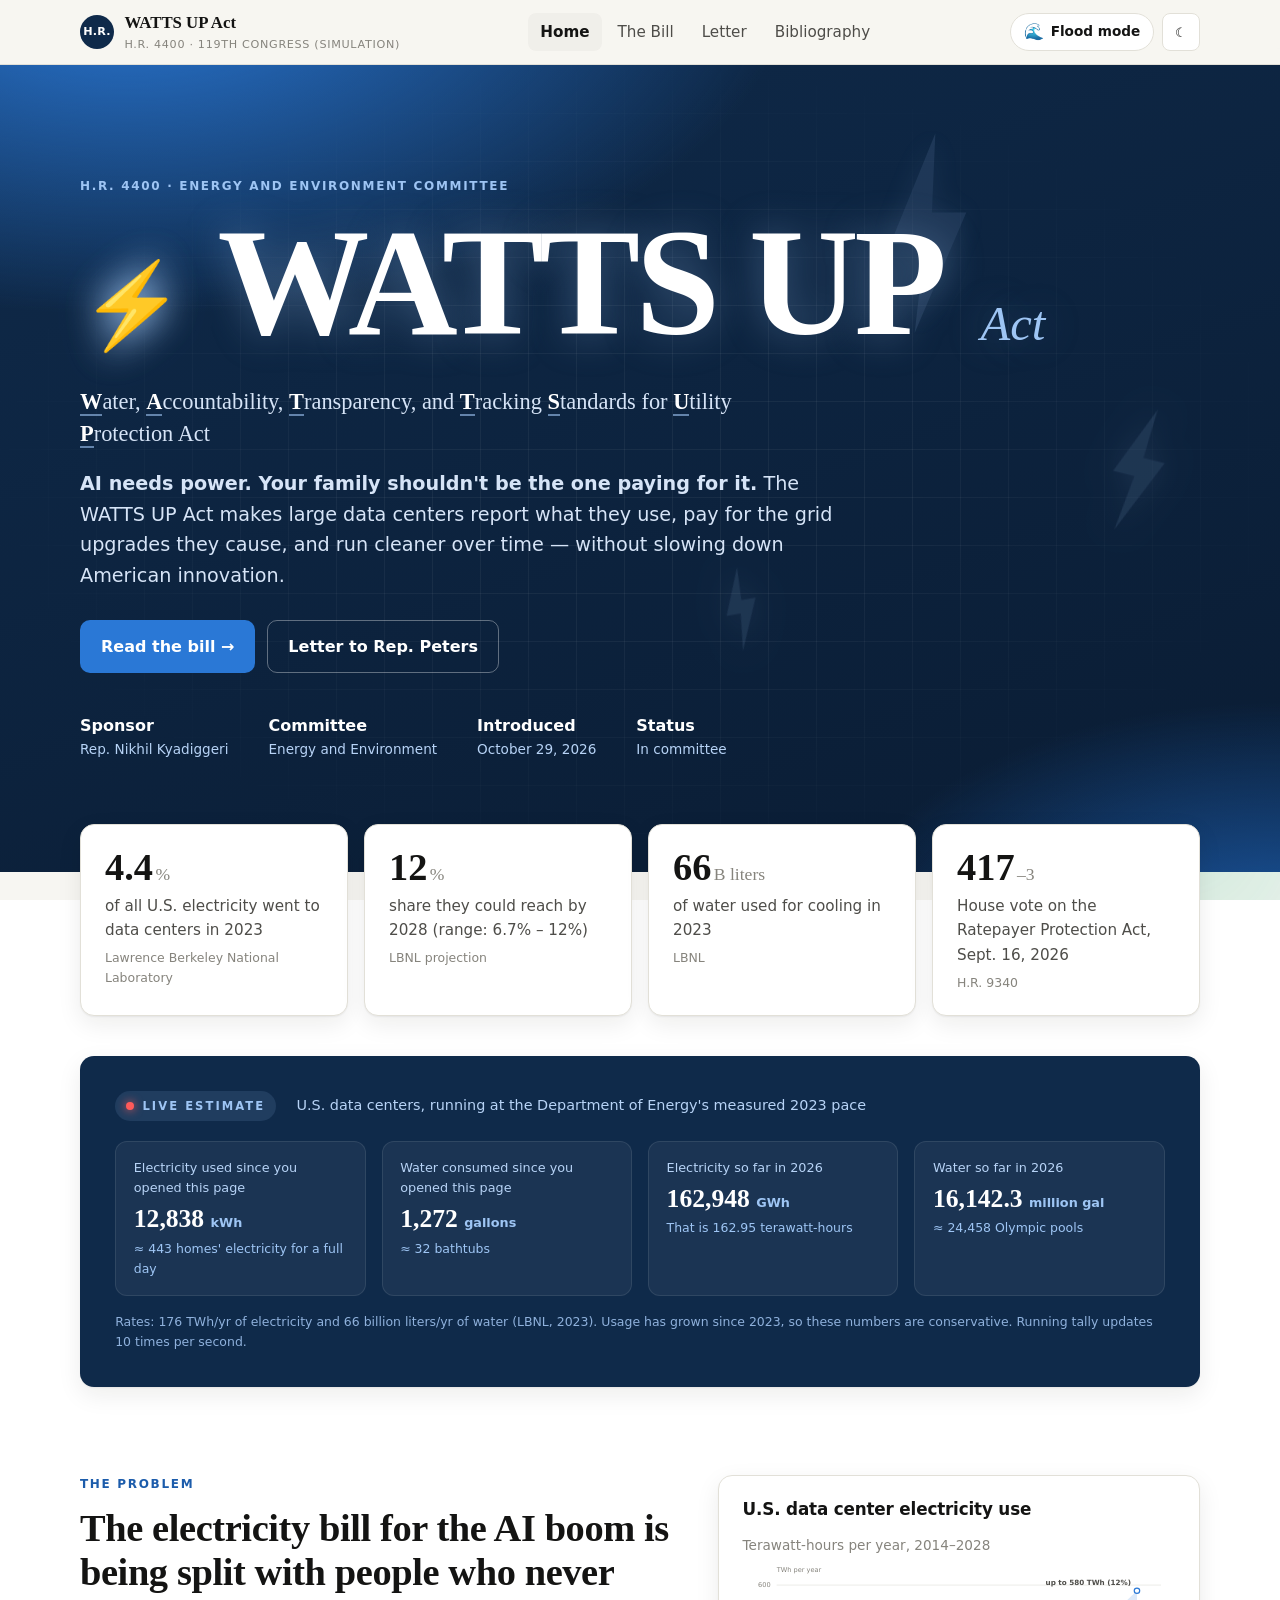
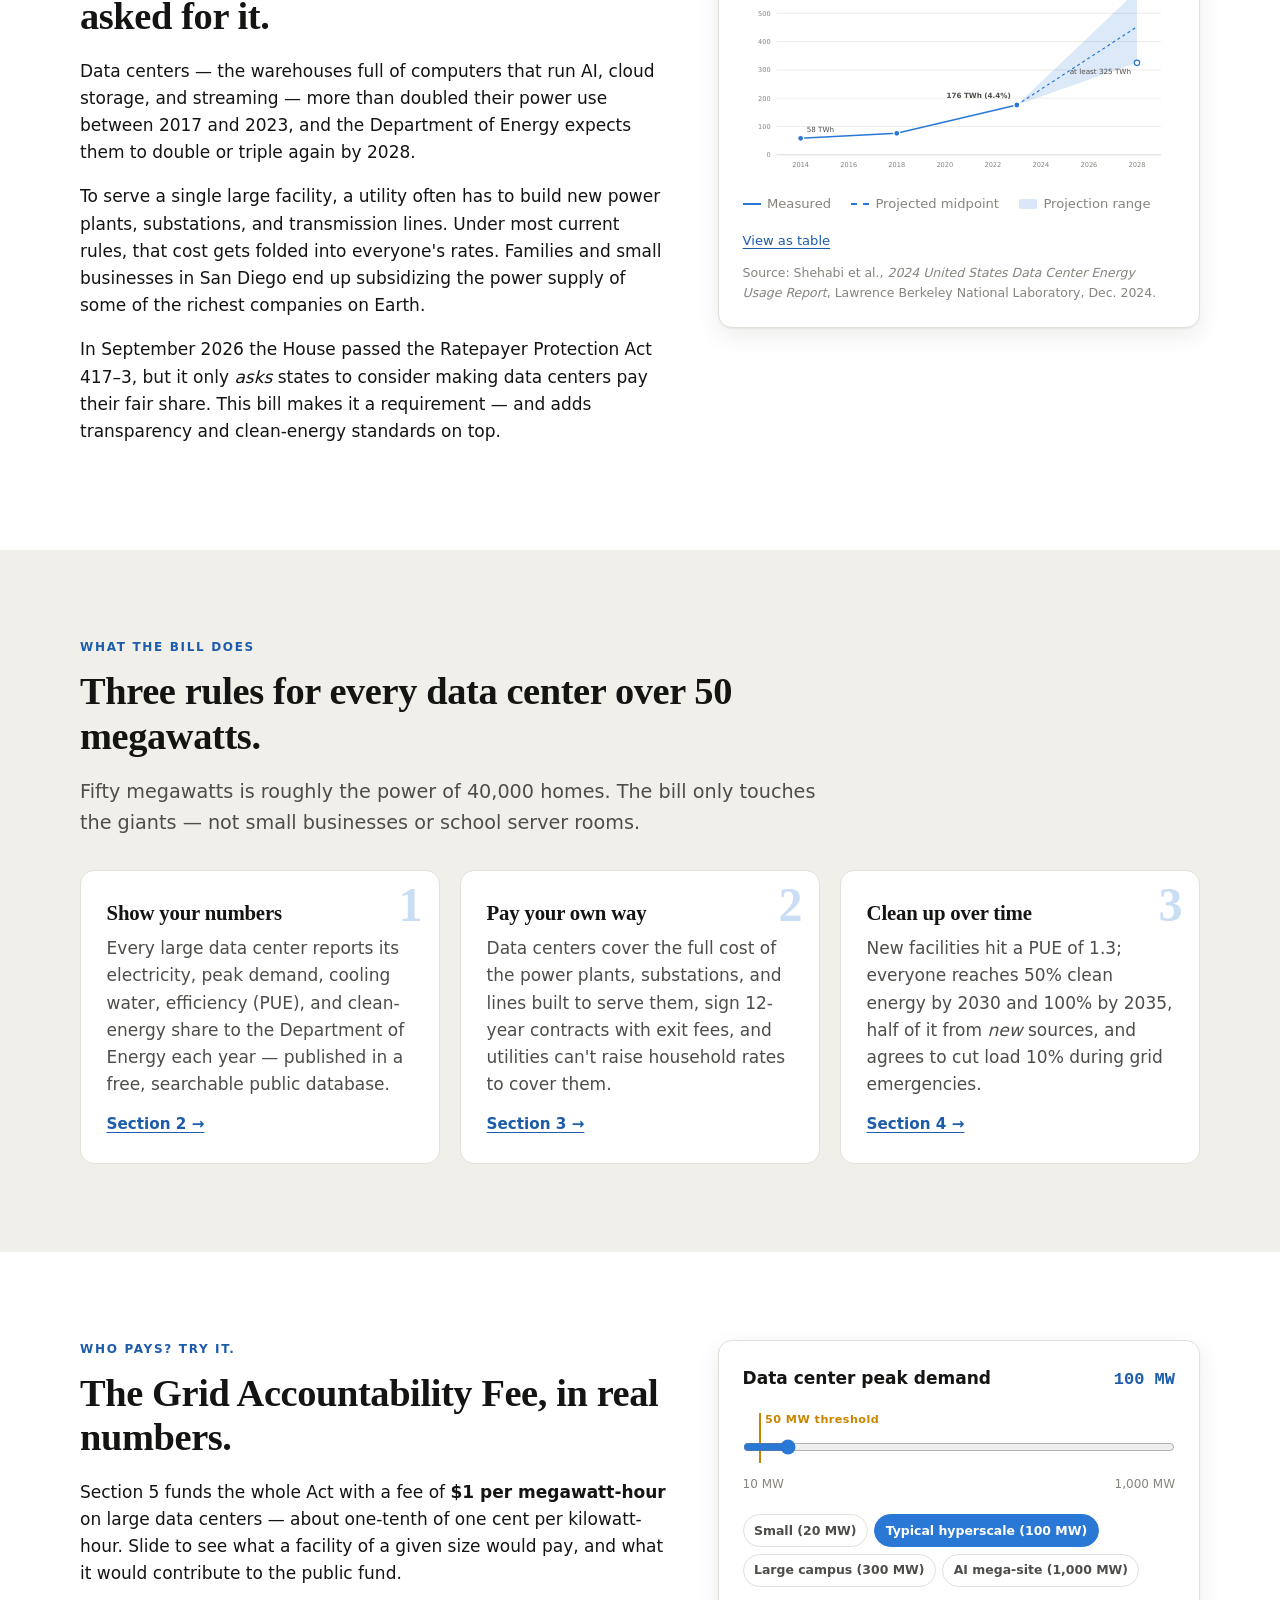
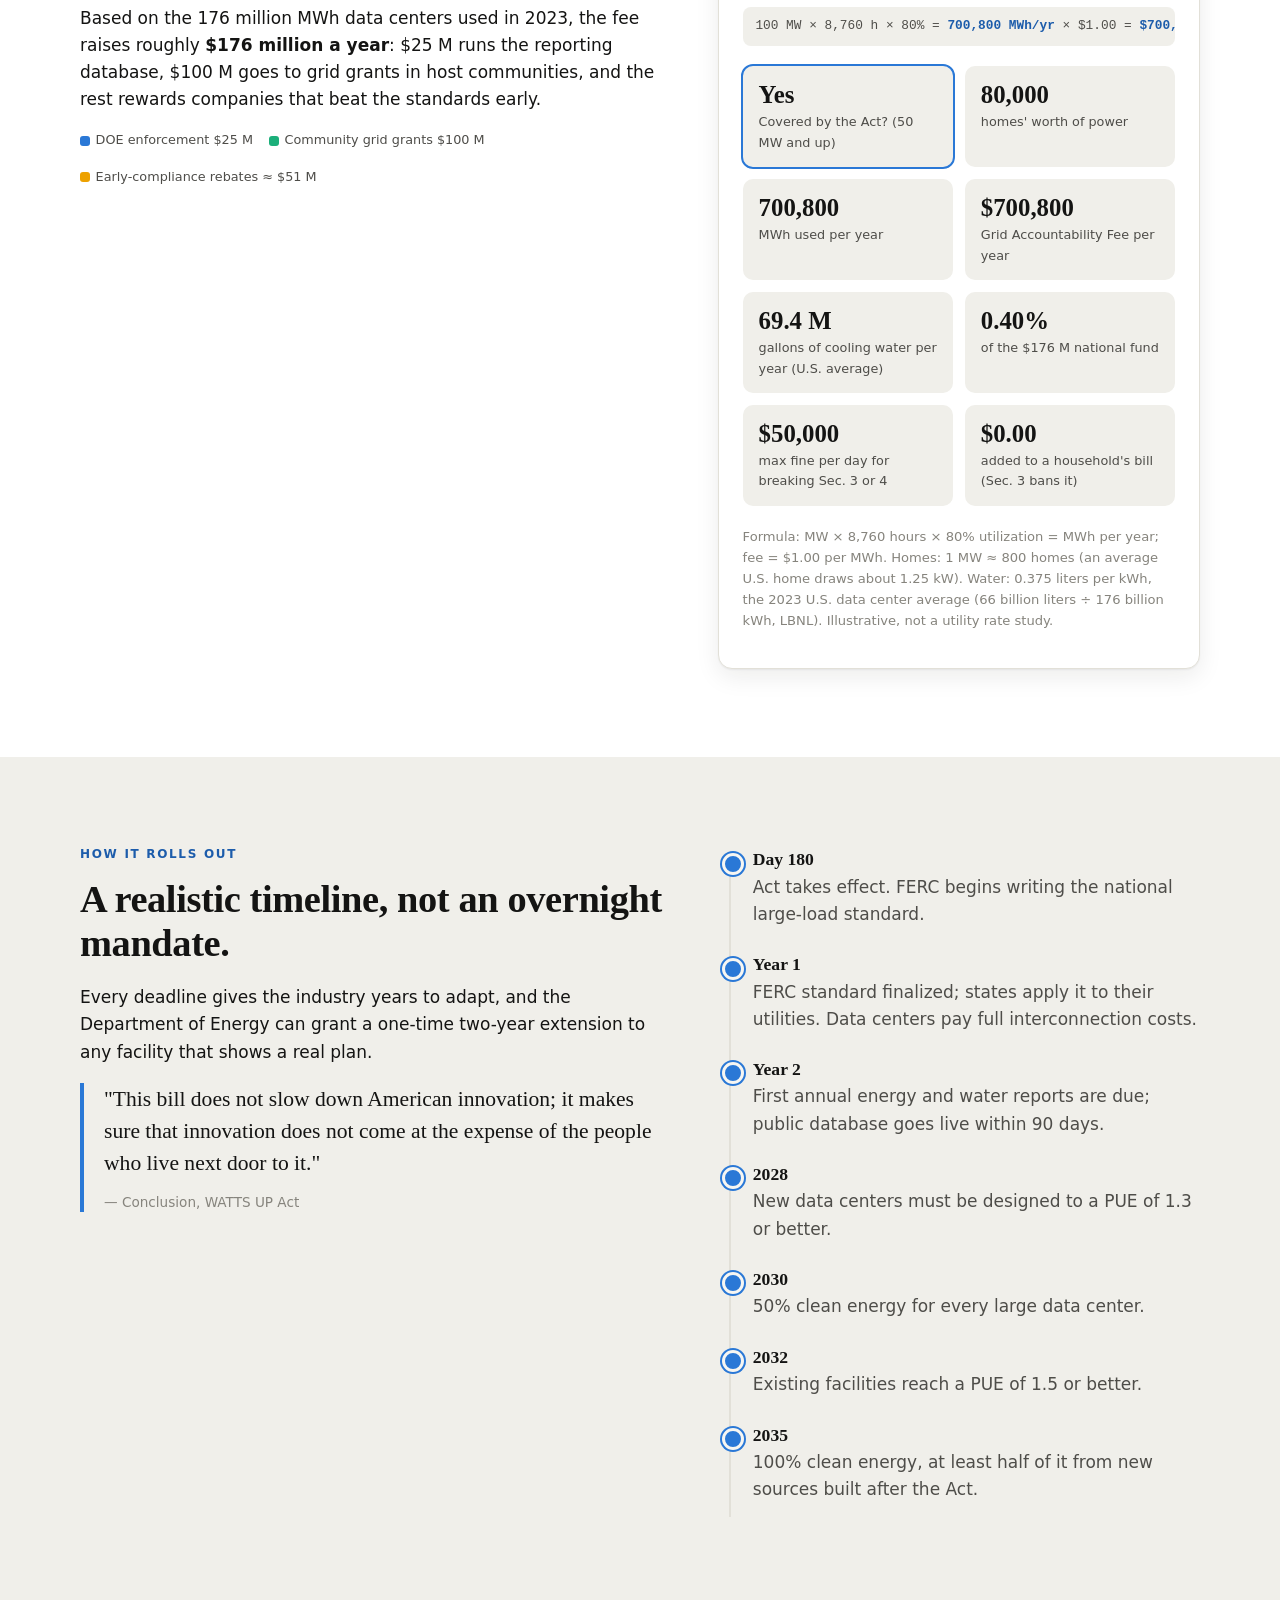
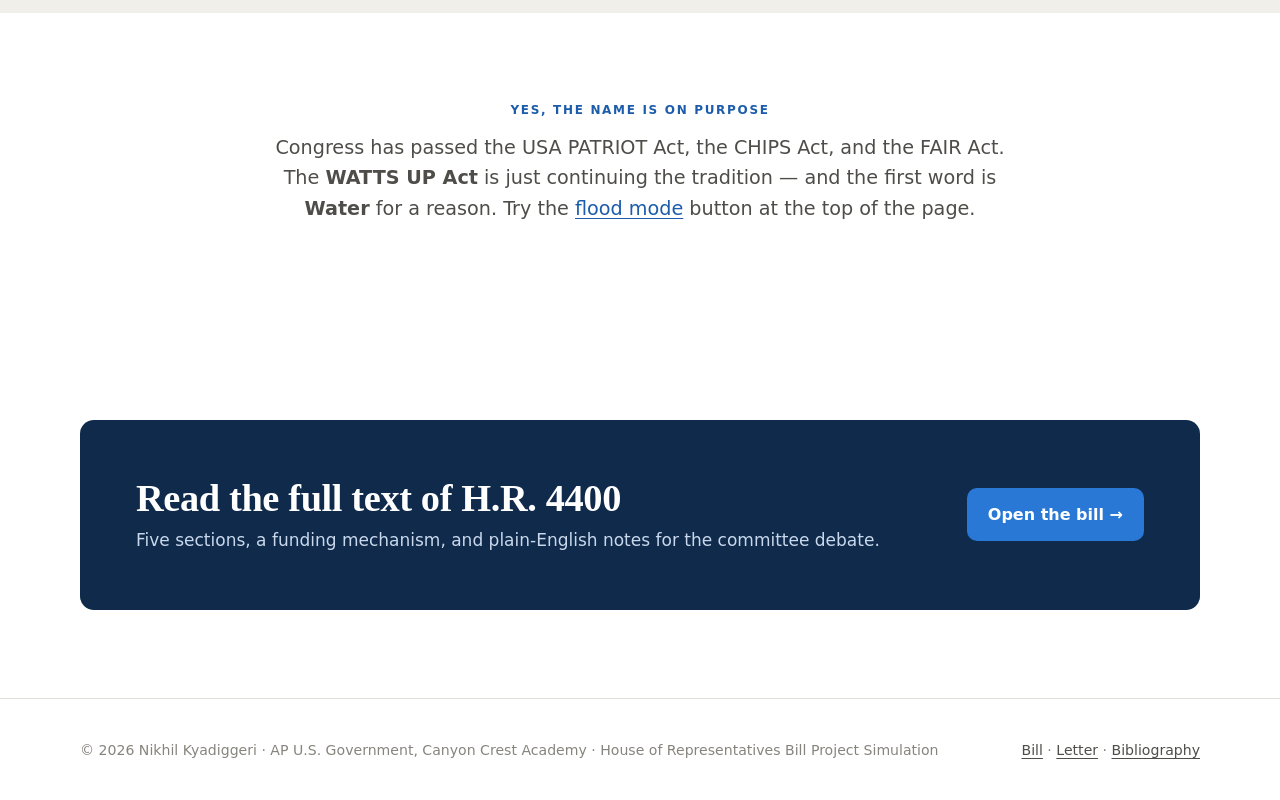
<file: index.html>
<!doctype html>
<html lang="en">
<head>
<meta charset="utf-8">
<meta name="viewport" content="width=device-width, initial-scale=1">
<title>The WATTS UP Act — Data Center Energy Accountability</title>
<meta name="description" content="H.R. 4400, the WATTS UP Act: a student bill requiring large data centers to report their energy and water use, pay for their own grid upgrades, and meet clean energy standards. AP Government House of Representatives simulation.">
<link rel="icon" href="data:image/svg+xml,%3Csvg xmlns='http://www.w3.org/2000/svg' viewBox='0 0 64 64'%3E%3Ccircle cx='32' cy='32' r='30' fill='%230f2a4a'/%3E%3Cpath d='M36 10 20 36h11l-3 18 16-26H33z' fill='%239ec5f4'/%3E%3C/svg%3E">
<link rel="stylesheet" href="styles.css">
<script>try{var t=localStorage.getItem('theme');if(t)document.documentElement.setAttribute('data-theme',t);else if(matchMedia('(prefers-color-scheme: dark)').matches)document.documentElement.setAttribute('data-theme','dark');}catch(e){}</script>
</head>
<body class="home">
<div id="intro" aria-hidden="true"><canvas id="introCanvas"></canvas><div class="intro-label"><span class="intro-dot"></span>POWERING ON</div></div>
<div class="bg-layer" aria-hidden="true">
  <canvas id="circuitCanvas"></canvas>
  <div class="orb orb-1" data-speed="-0.18"></div>
  <div class="orb orb-2" data-speed="0.12"></div>
  <div class="orb orb-3" data-speed="-0.08"></div>
</div>
<div id="progress" aria-hidden="true"></div>
<header class="site-header">
  <nav class="wrap nav" aria-label="Main">
    <a class="brand" href="index.html"><span class="seal">H.R.</span><span>WATTS UP Act<small>H.R. 4400 · 119th Congress (Simulation)</small></span></a>
    <ul class="nav-links" id="navLinks">
      <li><a href="index.html" aria-current="page">Home</a></li>
      <li><a href="bill.html">The Bill</a></li>
      <li><a href="letter.html">Letter</a></li>
      <li><a href="bibliography.html">Bibliography</a></li>
    </ul>
    <div style="display:flex;gap:.5rem">
      <button class="flood-btn" id="floodBtn" type="button" aria-pressed="false" title="Flood mode: see data center water use as rising water"><span class="fb-icon" aria-hidden="true">🌊</span><span class="fb-text">Flood mode</span></button>
      <button class="icon-btn" id="themeBtn" title="Toggle dark mode" aria-label="Toggle dark mode">☾</button>
      <button class="icon-btn menu-btn" id="menuBtn" aria-label="Open menu" aria-controls="navLinks">☰</button>
    </div>
  </nav>
</header>

<main>
  <section class="hero">
    <div class="hero-bolts" aria-hidden="true">
      <svg class="bolt bolt-a" data-speed="0.25" viewBox="0 0 64 120"><path d="M38 2 12 66h20l-6 52 30-70H36z"/></svg>
      <svg class="bolt bolt-b" data-speed="-0.2" viewBox="0 0 64 120"><path d="M38 2 12 66h20l-6 52 30-70H36z"/></svg>
      <svg class="bolt bolt-c" data-speed="0.4" viewBox="0 0 64 120"><path d="M38 2 12 66h20l-6 52 30-70H36z"/></svg>
    </div>
    <div class="wrap">
      <div class="eyebrow">H.R. 4400 · Energy and Environment Committee</div>
      <h1 class="wordmark"><span class="wm-bolt" aria-hidden="true">⚡</span>WATTS UP<span class="wm-act">Act</span></h1>
      <p class="acronym-line"><b>W</b>ater, <b>A</b>ccountability, <b>T</b>ransparency, and <b>T</b>racking <b>S</b>tandards for <b>U</b>tility <b>P</b>rotection Act</p>
      <p class="lede"><strong>AI needs power. Your family shouldn't be the one paying for it.</strong> The WATTS UP Act makes large data centers report what they use, pay for the grid upgrades they cause, and run cleaner over time — without slowing down American innovation.</p>
      <div class="hero-actions">
        <a class="btn btn-primary" href="bill.html">Read the bill →</a>
        <a class="btn btn-ghost" href="letter.html">Letter to Rep. Peters</a>
      </div>
      <div class="hero-meta">
        <div><b>Sponsor</b>Rep. Nikhil Kyadiggeri</div>
        <div><b>Committee</b>Energy and Environment</div>
        <div><b>Introduced</b>October 29, 2026</div>
        <div><b>Status</b>In committee</div>
      </div>
    </div>
  </section>

  <div class="wrap">
    <div class="stats">
      <div class="stat reveal"><div class="value"><span data-count="4.4" data-decimals="1">0</span><small>%</small></div><div class="label">of all U.S. electricity went to data centers in 2023</div><div class="src">Lawrence Berkeley National Laboratory</div></div>
      <div class="stat reveal"><div class="value"><span data-count="12">0</span><small>%</small></div><div class="label">share they could reach by 2028 (range: 6.7% – 12%)</div><div class="src">LBNL projection</div></div>
      <div class="stat reveal"><div class="value"><span data-count="66">0</span><small>B liters</small></div><div class="label">of water used for cooling in 2023</div><div class="src">LBNL</div></div>
      <div class="stat reveal"><div class="value"><span data-count="417">0</span><small>–3</small></div><div class="label">House vote on the Ratepayer Protection Act, Sept. 16, 2026</div><div class="src">H.R. 9340</div></div>
    </div>
  </div>

  <section id="live" class="live-section">
    <div class="wrap">
      <div class="live-card reveal">
        <div class="live-head">
          <div class="live-badge"><span class="live-dot"></span>LIVE ESTIMATE</div>
          <div class="live-sub">U.S. data centers, running at the Department of Energy's measured 2023 pace</div>
        </div>
        <div class="live-grid">
          <div class="live-item">
            <div class="live-k">Electricity used since you opened this page</div>
            <div class="live-v"><span id="liveKwh">0</span><small>kWh</small></div>
            <div class="live-note">≈ <span id="liveHomes">0</span> homes' electricity for a full day</div>
          </div>
          <div class="live-item">
            <div class="live-k">Water consumed since you opened this page</div>
            <div class="live-v"><span id="liveGal">0</span><small>gallons</small></div>
            <div class="live-note">≈ <span id="livePools">0</span> bathtubs</div>
          </div>
          <div class="live-item">
            <div class="live-k">Electricity so far in <span id="liveYear">2026</span></div>
            <div class="live-v"><span id="liveYtd">0</span><small>GWh</small></div>
            <div class="live-note">That is <span id="liveYtdTwh">0</span> terawatt-hours</div>
          </div>
          <div class="live-item">
            <div class="live-k">Water so far in <span id="liveYear2">2026</span></div>
            <div class="live-v"><span id="liveYtdGal">0</span><small>million gal</small></div>
            <div class="live-note">≈ <span id="liveYtdOlympic">0</span> Olympic pools</div>
          </div>
        </div>
        <p class="live-foot">Rates: 176 TWh/yr of electricity and 66 billion liters/yr of water (LBNL, 2023). Usage has grown since 2023, so these numbers are conservative. Running tally updates 10 times per second.</p>
      </div>
    </div>
  </section>

  <section id="problem">
    <div class="wrap split">
      <div class="reveal">
        <div class="eyebrow">The problem</div>
        <h2>The electricity bill for the AI boom is being split with people who never asked for it.</h2>
        <p>Data centers — the warehouses full of computers that run AI, cloud storage, and streaming — more than doubled their power use between 2017 and 2023, and the Department of Energy expects them to double or triple again by 2028.</p>
        <p>To serve a single large facility, a utility often has to build new power plants, substations, and transmission lines. Under most current rules, that cost gets folded into everyone's rates. Families and small businesses in San Diego end up subsidizing the power supply of some of the richest companies on Earth.</p>
        <p>In September 2026 the House passed the Ratepayer Protection Act 417–3, but it only <em>asks</em> states to consider making data centers pay their fair share. This bill makes it a requirement — and adds transparency and clean-energy standards on top.</p>
      </div>
      <div class="card reveal">
        <div class="chart-head"><h3>U.S. data center electricity use</h3><span class="sub">Terawatt-hours per year, 2014–2028</span></div>
        <div class="chart-wrap" id="energyChart"></div>
        <div class="chart-foot">
          <div class="legend"><span><i></i>Measured</span><span><i class="dash"></i>Projected midpoint</span><span><i class="band"></i>Projection range</span></div>
          <button class="table-toggle" id="tableToggle">View as table</button>
        </div>
        <table class="data" id="chartTable" hidden>
          <thead><tr><th>Year</th><th class="num">TWh</th><th class="num">Share of U.S. electricity</th></tr></thead>
          <tbody>
            <tr><td>2014</td><td class="num">58</td><td class="num">1.5%</td></tr>
            <tr><td>2018</td><td class="num">76</td><td class="num">1.9%</td></tr>
            <tr><td>2023</td><td class="num">176</td><td class="num">4.4%</td></tr>
            <tr><td>2028 (projected)</td><td class="num">325 – 580</td><td class="num">6.7% – 12%</td></tr>
          </tbody>
        </table>
        <p class="muted" style="font-size:.78rem;margin:.75rem 0 0">Source: Shehabi et al., <em>2024 United States Data Center Energy Usage Report</em>, Lawrence Berkeley National Laboratory, Dec. 2024.</p>
      </div>
    </div>
  </section>

  <section id="pillars" style="background:var(--surface-2)">
    <div class="wrap">
      <div class="section-head reveal">
        <div class="eyebrow">What the bill does</div>
        <h2>Three rules for every data center over 50 megawatts.</h2>
        <p class="lede">Fifty megawatts is roughly the power of 40,000 homes. The bill only touches the giants — not small businesses or school server rooms.</p>
      </div>
      <div class="pillars">
        <div class="pillar reveal"><div class="num" data-speed="0.15">1</div><h3>Show your numbers</h3><p>Every large data center reports its electricity, peak demand, cooling water, efficiency (PUE), and clean-energy share to the Department of Energy each year — published in a free, searchable public database.</p><a href="bill.html#sec2">Section 2 →</a></div>
        <div class="pillar reveal"><div class="num" data-speed="0.25">2</div><h3>Pay your own way</h3><p>Data centers cover the full cost of the power plants, substations, and lines built to serve them, sign 12-year contracts with exit fees, and utilities can't raise household rates to cover them.</p><a href="bill.html#sec3">Section 3 →</a></div>
        <div class="pillar reveal"><div class="num" data-speed="0.35">3</div><h3>Clean up over time</h3><p>New facilities hit a PUE of 1.3; everyone reaches 50% clean energy by 2030 and 100% by 2035, half of it from <em>new</em> sources, and agrees to cut load 10% during grid emergencies.</p><a href="bill.html#sec4">Section 4 →</a></div>
      </div>
    </div>
  </section>

  <section id="calculator">
    <div class="wrap split">
      <div class="reveal">
        <div class="eyebrow">Who pays? Try it.</div>
        <h2>The Grid Accountability Fee, in real numbers.</h2>
        <p>Section 5 funds the whole Act with a fee of <strong>$1 per megawatt-hour</strong> on large data centers — about one-tenth of one cent per kilowatt-hour. Slide to see what a facility of a given size would pay, and what it would contribute to the public fund.</p>
        <p>Based on the 176 million MWh data centers used in 2023, the fee raises roughly <strong>$176 million a year</strong>: $25 M runs the reporting database, $100 M goes to grid grants in host communities, and the rest rewards companies that beat the standards early.</p>
        <div class="split-bar" aria-hidden="true"><span class="a" style="width:14.2%"></span><span class="b" style="width:56.8%"></span><span class="c" style="width:29%"></span></div>
        <div class="split-legend" style="margin-top:.5rem"><span><i style="background:var(--accent)"></i>DOE enforcement $25 M</span><span><i style="background:#1baf7a"></i>Community grid grants $100 M</span><span><i style="background:#eda100"></i>Early-compliance rebates ≈ $51 M</span></div>
      </div>
      <div class="card calc reveal">
        <label for="mwSlider">Data center peak demand <output id="mwOut">100 MW</output></label>
        <div class="slider-wrap">
          <input type="range" id="mwSlider" min="10" max="1000" step="10" value="100" aria-describedby="calcNote">
          <div class="threshold" style="left:4.04%"><span>50 MW threshold</span></div>
        </div>
        <div class="ticks"><span>10 MW</span><span>1,000 MW</span></div>
        <div class="presets" role="group" aria-label="Example sizes">
          <button type="button" data-mw="20">Small (20 MW)</button>
          <button type="button" data-mw="100">Typical hyperscale (100 MW)</button>
          <button type="button" data-mw="300">Large campus (300 MW)</button>
          <button type="button" data-mw="1000">AI mega-site (1,000 MW)</button>
        </div>
        <div class="formula" id="formula">100 MW × 8,760 h × 80% = <b>700,800 MWh/yr</b> × $1.00 = <b>$700,800</b></div>
        <div class="results">
          <div class="result" id="rCoveredBox"><div class="v" id="rCovered">Yes</div><div class="k">Covered by the Act? (50 MW and up)</div></div>
          <div class="result"><div class="v" id="rHomes">80,000</div><div class="k">homes' worth of power</div></div>
          <div class="result"><div class="v" id="rMwh">700,800</div><div class="k">MWh used per year</div></div>
          <div class="result"><div class="v" id="rFee">$700,800</div><div class="k">Grid Accountability Fee per year</div></div>
          <div class="result"><div class="v" id="rWater">69.5 M</div><div class="k">gallons of cooling water per year (U.S. average)</div></div>
          <div class="result"><div class="v" id="rShare">0.40%</div><div class="k">of the $176 M national fund</div></div>
          <div class="result"><div class="v" id="rFine">$50,000</div><div class="k">max fine per day for breaking Sec. 3 or 4</div></div>
          <div class="result"><div class="v" id="rBillShare">$0.00</div><div class="k">added to a household's bill (Sec. 3 bans it)</div></div>
        </div>
        <p class="note" id="calcNote">Formula: MW × 8,760 hours × 80% utilization = MWh per year; fee = $1.00 per MWh. Homes: 1 MW ≈ 800 homes (an average U.S. home draws about 1.25 kW). Water: 0.375 liters per kWh, the 2023 U.S. data center average (66 billion liters ÷ 176 billion kWh, LBNL). Illustrative, not a utility rate study.</p>
      </div>
    </div>
  </section>

  <section id="timeline" style="background:var(--surface-2)">
    <div class="wrap split">
      <div class="reveal">
        <div class="eyebrow">How it rolls out</div>
        <h2>A realistic timeline, not an overnight mandate.</h2>
        <p>Every deadline gives the industry years to adapt, and the Department of Energy can grant a one-time two-year extension to any facility that shows a real plan.</p>
        <blockquote class="quote reveal">"This bill does not slow down American innovation; it makes sure that innovation does not come at the expense of the people who live next door to it."<cite>— Conclusion, WATTS UP Act</cite></blockquote>
      </div>
      <ol class="timeline reveal">
        <li><b>Day 180</b><span>Act takes effect. FERC begins writing the national large-load standard.</span></li>
        <li><b>Year 1</b><span>FERC standard finalized; states apply it to their utilities. Data centers pay full interconnection costs.</span></li>
        <li><b>Year 2</b><span>First annual energy and water reports are due; public database goes live within 90 days.</span></li>
        <li><b>2028</b><span>New data centers must be designed to a PUE of 1.3 or better.</span></li>
        <li><b>2030</b><span>50% clean energy for every large data center.</span></li>
        <li><b>2032</b><span>Existing facilities reach a PUE of 1.5 or better.</span></li>
        <li><b>2035</b><span>100% clean energy, at least half of it from new sources built after the Act.</span></li>
      </ol>
    </div>
  </section>

  <section id="acronym">
    <div class="narrow reveal" style="text-align:center">
      <div class="eyebrow">Yes, the name is on purpose</div>
      <p class="lede" style="margin-inline:auto">Congress has passed the USA PATRIOT Act, the CHIPS Act, and the FAIR Act. The <strong>WATTS UP Act</strong> is just continuing the tradition — and the first word is <strong>Water</strong> for a reason. Try the <button type="button" class="link-btn" id="floodBtn2">flood mode</button> button at the top of the page.</p>
    </div>
  </section>

  <section>
    <div class="wrap">
      <div class="cta reveal">
        <div><h2>Read the full text of H.R. 4400</h2><p>Five sections, a funding mechanism, and plain-English notes for the committee debate.</p></div>
        <a class="btn btn-primary" href="bill.html">Open the bill →</a>
      </div>
    </div>
  </section>
</main>

<footer class="site-footer">
  <div class="wrap">
    <div>© <span id="year">2026</span> Nikhil Kyadiggeri · AP U.S. Government, Canyon Crest Academy · House of Representatives Bill Project Simulation</div>
    <div><a href="bill.html">Bill</a> · <a href="letter.html">Letter</a> · <a href="bibliography.html">Bibliography</a></div>
  </div>
</footer>

<!-- Flood mode: water overlay, gauge, and the SVG ripple filter that distorts the page -->
<svg width="0" height="0" style="position:absolute" aria-hidden="true">
  <filter id="waterRipple" x="-5%" y="-5%" width="110%" height="110%">
    <feTurbulence id="rippleNoise" type="fractalNoise" baseFrequency="0.006 0.018" numOctaves="2" seed="3" result="noise"/>
    <feDisplacementMap in="SourceGraphic" in2="noise" scale="0" xChannelSelector="R" yChannelSelector="G"/>
  </filter>
</svg>
<canvas id="floodCanvas" aria-hidden="true"></canvas>
<div id="floodGauge" role="status" aria-live="polite" hidden>
  <div class="fg-head"><span class="live-dot"></span>FLOOD MODE · <span id="fgYear">2026</span> so far</div>
  <div class="fg-big"><span id="fgGal">0</span><small>billion gallons</small></div>
  <div class="fg-row">Water consumed by U.S. data centers this year (at the 2023 pace). The water on your screen is <b id="fgPct">0%</b> of the full-year total.</div>
  <div class="fg-grid">
    <div><b id="fgPark">0 ft</b><span>deep over all of Central Park</span></div>
    <div><b id="fgPools">0</b><span>Olympic pools</span></div>
    <div><b id="fgPerSec">0</b><span>gallons per second, right now</span></div>
  </div>
  <div class="fg-foot">66 billion liters per year (LBNL 2023) ÷ Central Park's 843 acres. Fish are decorative; the numbers are not.</div>
</div>
<script src="app.js"></script>
</body>
</html>
</file>
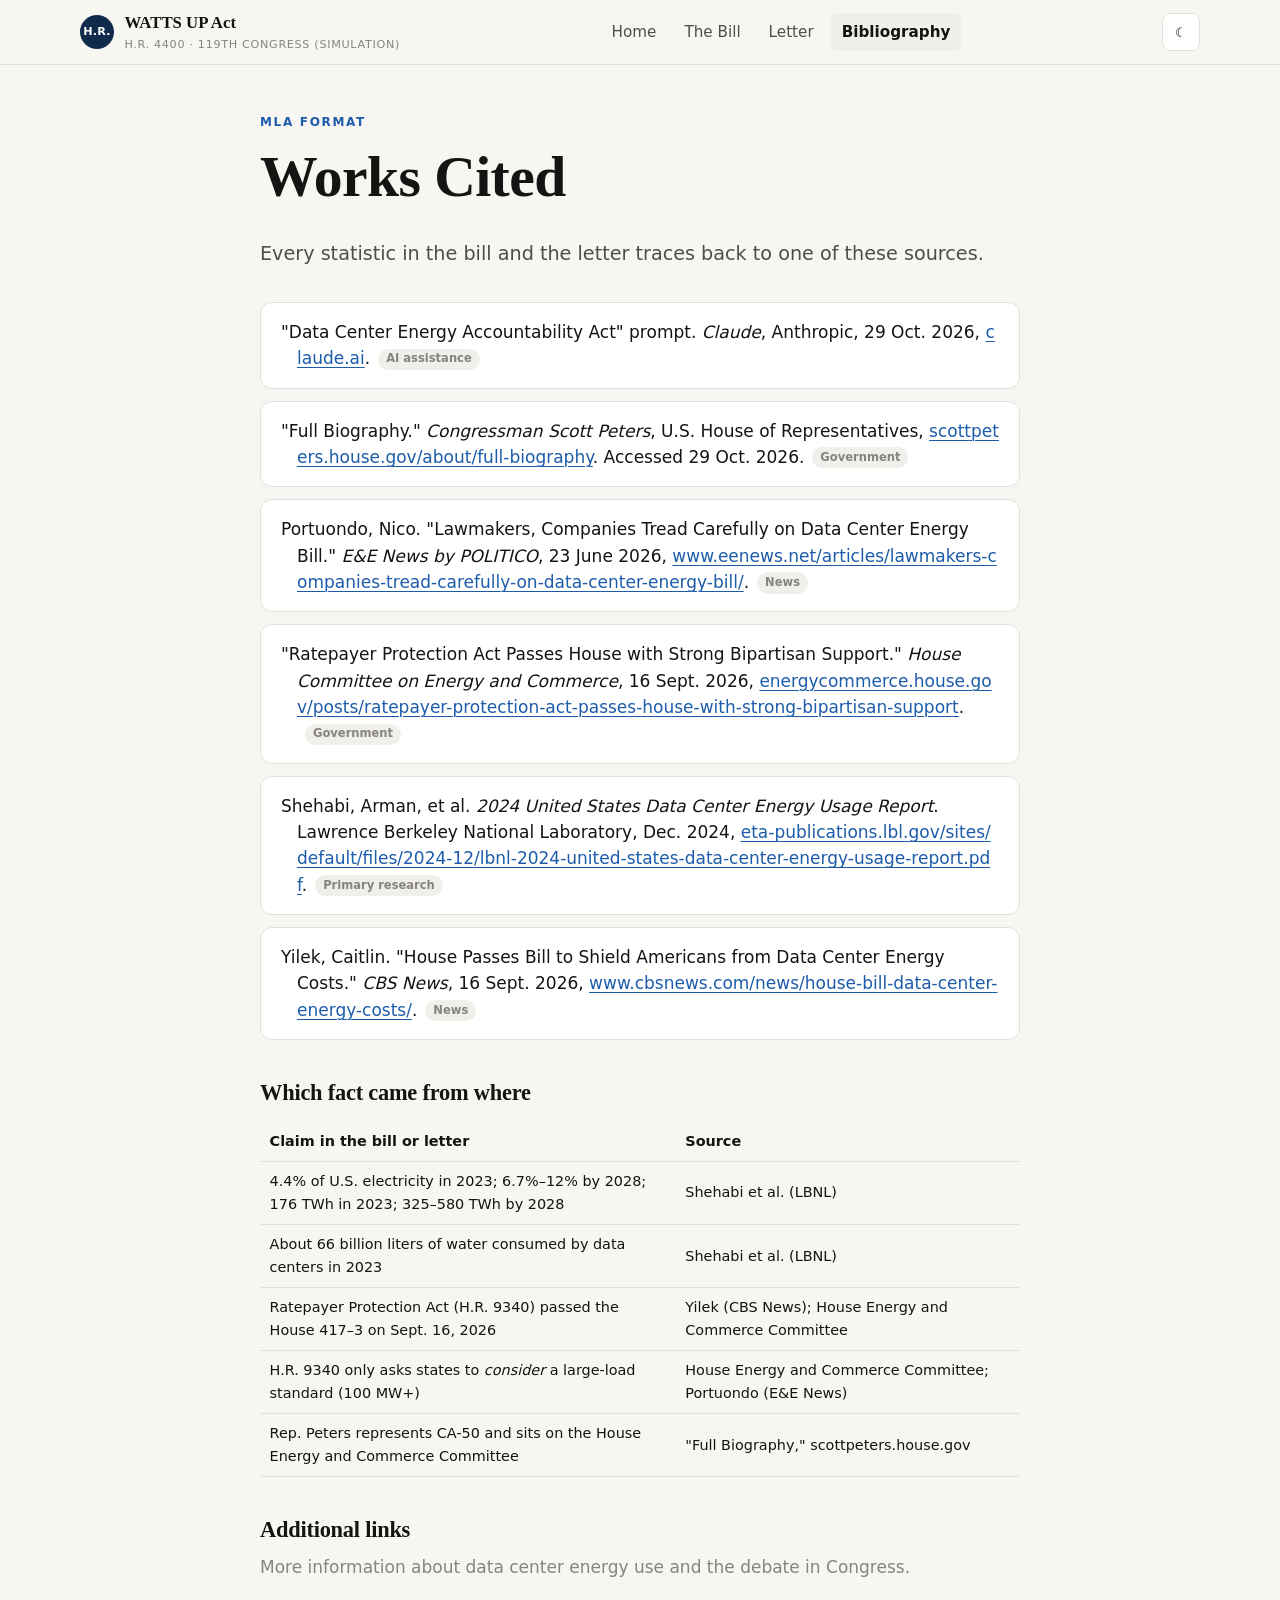
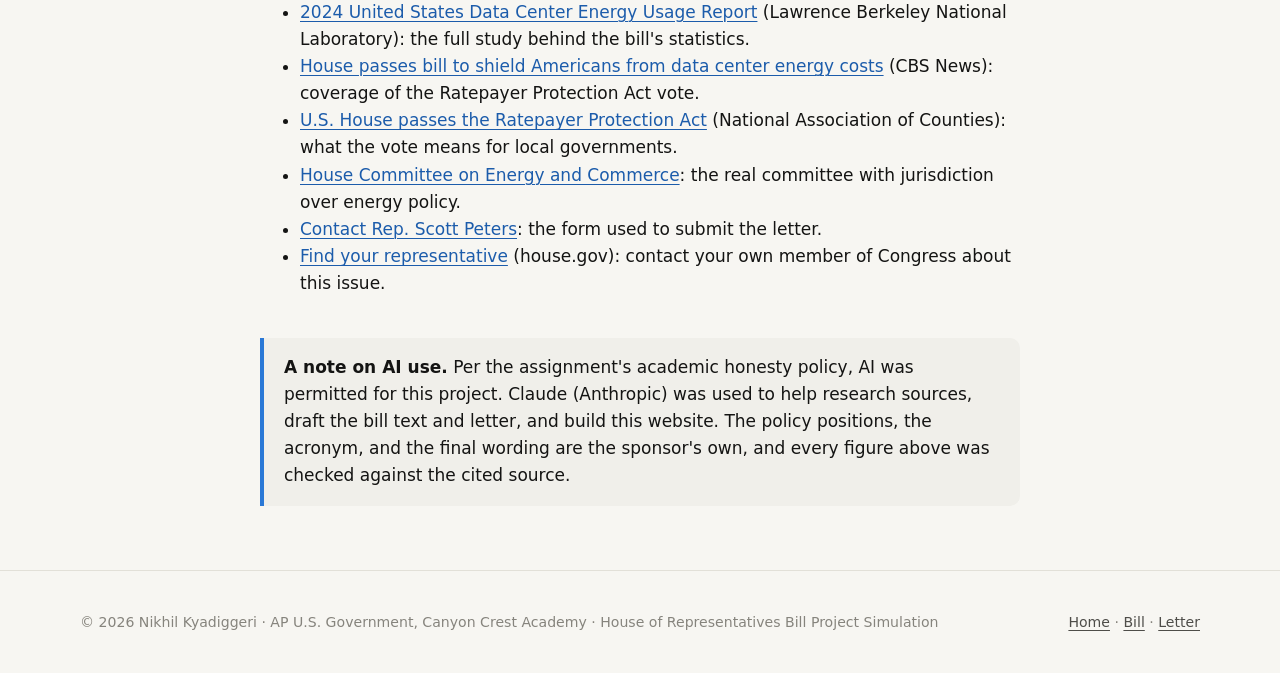
<file: bibliography.html>
<!doctype html>
<html lang="en">
<head>
<meta charset="utf-8">
<meta name="viewport" content="width=device-width, initial-scale=1">
<title>Bibliography — WATTS UP Act</title>
<meta name="description" content="MLA works cited for the WATTS UP Act (H.R. 4400), plus a note on how AI was used in the project.">
<link rel="icon" href="data:image/svg+xml,%3Csvg xmlns='http://www.w3.org/2000/svg' viewBox='0 0 64 64'%3E%3Ccircle cx='32' cy='32' r='30' fill='%230f2a4a'/%3E%3Cpath d='M36 10 20 36h11l-3 18 16-26H33z' fill='%239ec5f4'/%3E%3C/svg%3E">
<link rel="stylesheet" href="styles.css">
<script>try{var t=localStorage.getItem('theme');if(t)document.documentElement.setAttribute('data-theme',t);else if(matchMedia('(prefers-color-scheme: dark)').matches)document.documentElement.setAttribute('data-theme','dark');}catch(e){}</script>
</head>
<body>
<div id="progress" aria-hidden="true"></div>
<header class="site-header">
  <nav class="wrap nav" aria-label="Main">
    <a class="brand" href="index.html"><span class="seal">H.R.</span><span>WATTS UP Act<small>H.R. 4400 · 119th Congress (Simulation)</small></span></a>
    <ul class="nav-links" id="navLinks">
      <li><a href="index.html">Home</a></li>
      <li><a href="bill.html">The Bill</a></li>
      <li><a href="letter.html">Letter</a></li>
      <li><a href="bibliography.html" aria-current="page">Bibliography</a></li>
    </ul>
    <div style="display:flex;gap:.5rem">
      <button class="icon-btn" id="themeBtn" title="Toggle dark mode" aria-label="Toggle dark mode">☾</button>
      <button class="icon-btn menu-btn" id="menuBtn" aria-label="Open menu" aria-controls="navLinks">☰</button>
    </div>
  </nav>
</header>

<main class="narrow" style="padding:3rem 0 4rem">
  <div class="section-head">
    <div class="eyebrow">MLA format</div>
    <h1>Works Cited</h1>
    <p class="lede">Every statistic in the bill and the letter traces back to one of these sources.</p>
  </div>

  <ol class="refs">
    <li>"Data Center Energy Accountability Act" prompt. <em>Claude</em>, Anthropic, 29 Oct. 2026, <a href="https://claude.ai" rel="noopener">claude.ai</a>.<span class="tag">AI assistance</span></li>
    <li>"Full Biography." <em>Congressman Scott Peters</em>, U.S. House of Representatives, <a href="https://scottpeters.house.gov/about/full-biography" rel="noopener">scottpeters.house.gov/about/full-biography</a>. Accessed 29 Oct. 2026.<span class="tag">Government</span></li>
    <li>Portuondo, Nico. "Lawmakers, Companies Tread Carefully on Data Center Energy Bill." <em>E&amp;E News by POLITICO</em>, 23 June 2026, <a href="https://www.eenews.net/articles/lawmakers-companies-tread-carefully-on-data-center-energy-bill/" rel="noopener">www.eenews.net/articles/lawmakers-companies-tread-carefully-on-data-center-energy-bill/</a>.<span class="tag">News</span></li>
    <li>"Ratepayer Protection Act Passes House with Strong Bipartisan Support." <em>House Committee on Energy and Commerce</em>, 16 Sept. 2026, <a href="https://energycommerce.house.gov/posts/ratepayer-protection-act-passes-house-with-strong-bipartisan-support" rel="noopener">energycommerce.house.gov/posts/ratepayer-protection-act-passes-house-with-strong-bipartisan-support</a>.<span class="tag">Government</span></li>
    <li>Shehabi, Arman, et al. <em>2024 United States Data Center Energy Usage Report</em>. Lawrence Berkeley National Laboratory, Dec. 2024, <a href="https://eta-publications.lbl.gov/sites/default/files/2024-12/lbnl-2024-united-states-data-center-energy-usage-report.pdf" rel="noopener">eta-publications.lbl.gov/sites/default/files/2024-12/lbnl-2024-united-states-data-center-energy-usage-report.pdf</a>.<span class="tag">Primary research</span></li>
    <li>Yilek, Caitlin. "House Passes Bill to Shield Americans from Data Center Energy Costs." <em>CBS News</em>, 16 Sept. 2026, <a href="https://www.cbsnews.com/news/house-bill-data-center-energy-costs/" rel="noopener">www.cbsnews.com/news/house-bill-data-center-energy-costs/</a>.<span class="tag">News</span></li>
  </ol>

  <h2 style="font-size:1.4rem;margin-top:2.5rem">Which fact came from where</h2>
  <table class="data">
    <thead><tr><th>Claim in the bill or letter</th><th>Source</th></tr></thead>
    <tbody>
      <tr><td>4.4% of U.S. electricity in 2023; 6.7%–12% by 2028; 176 TWh in 2023; 325–580 TWh by 2028</td><td>Shehabi et al. (LBNL)</td></tr>
      <tr><td>About 66 billion liters of water consumed by data centers in 2023</td><td>Shehabi et al. (LBNL)</td></tr>
      <tr><td>Ratepayer Protection Act (H.R. 9340) passed the House 417–3 on Sept. 16, 2026</td><td>Yilek (CBS News); House Energy and Commerce Committee</td></tr>
      <tr><td>H.R. 9340 only asks states to <em>consider</em> a large-load standard (100 MW+)</td><td>House Energy and Commerce Committee; Portuondo (E&amp;E News)</td></tr>
      <tr><td>Rep. Peters represents CA-50 and sits on the House Energy and Commerce Committee</td><td>"Full Biography," scottpeters.house.gov</td></tr>
    </tbody>
  </table>

  <h2 style="font-size:1.4rem;margin-top:2.5rem">Additional links</h2>
  <p class="muted">More information about data center energy use and the debate in Congress.</p>
  <ul>
    <li><a href="https://eta-publications.lbl.gov/sites/default/files/2024-12/lbnl-2024-united-states-data-center-energy-usage-report.pdf" target="_blank" rel="noopener">2024 United States Data Center Energy Usage Report</a> (Lawrence Berkeley National Laboratory): the full study behind the bill's statistics.</li>
    <li><a href="https://www.cbsnews.com/news/house-bill-data-center-energy-costs/" target="_blank" rel="noopener">House passes bill to shield Americans from data center energy costs</a> (CBS News): coverage of the Ratepayer Protection Act vote.</li>
    <li><a href="https://www.naco.org/news/us-house-passes-ratepayer-protection-act" target="_blank" rel="noopener">U.S. House passes the Ratepayer Protection Act</a> (National Association of Counties): what the vote means for local governments.</li>
    <li><a href="https://energycommerce.house.gov/" target="_blank" rel="noopener">House Committee on Energy and Commerce</a>: the real committee with jurisdiction over energy policy.</li>
    <li><a href="https://scottpeters.house.gov/contact" target="_blank" rel="noopener">Contact Rep. Scott Peters</a>: the form used to submit the letter.</li>
    <li><a href="https://www.house.gov/representatives/find-your-representative" target="_blank" rel="noopener">Find your representative</a> (house.gov): contact your own member of Congress about this issue.</li>
  </ul>

  <div class="callout" style="margin-top:2.5rem">
    <strong>A note on AI use.</strong> Per the assignment's academic honesty policy, AI was permitted for this project. Claude (Anthropic) was used to help research sources, draft the bill text and letter, and build this website. The policy positions, the acronym, and the final wording are the sponsor's own, and every figure above was checked against the cited source.
  </div>
</main>

<footer class="site-footer">
  <div class="wrap">
    <div>© <span id="year">2026</span> Nikhil Kyadiggeri · AP U.S. Government, Canyon Crest Academy · House of Representatives Bill Project Simulation</div>
    <div><a href="index.html">Home</a> · <a href="bill.html">Bill</a> · <a href="letter.html">Letter</a></div>
  </div>
</footer>
<script src="app.js"></script>
</body>
</html>
</file>
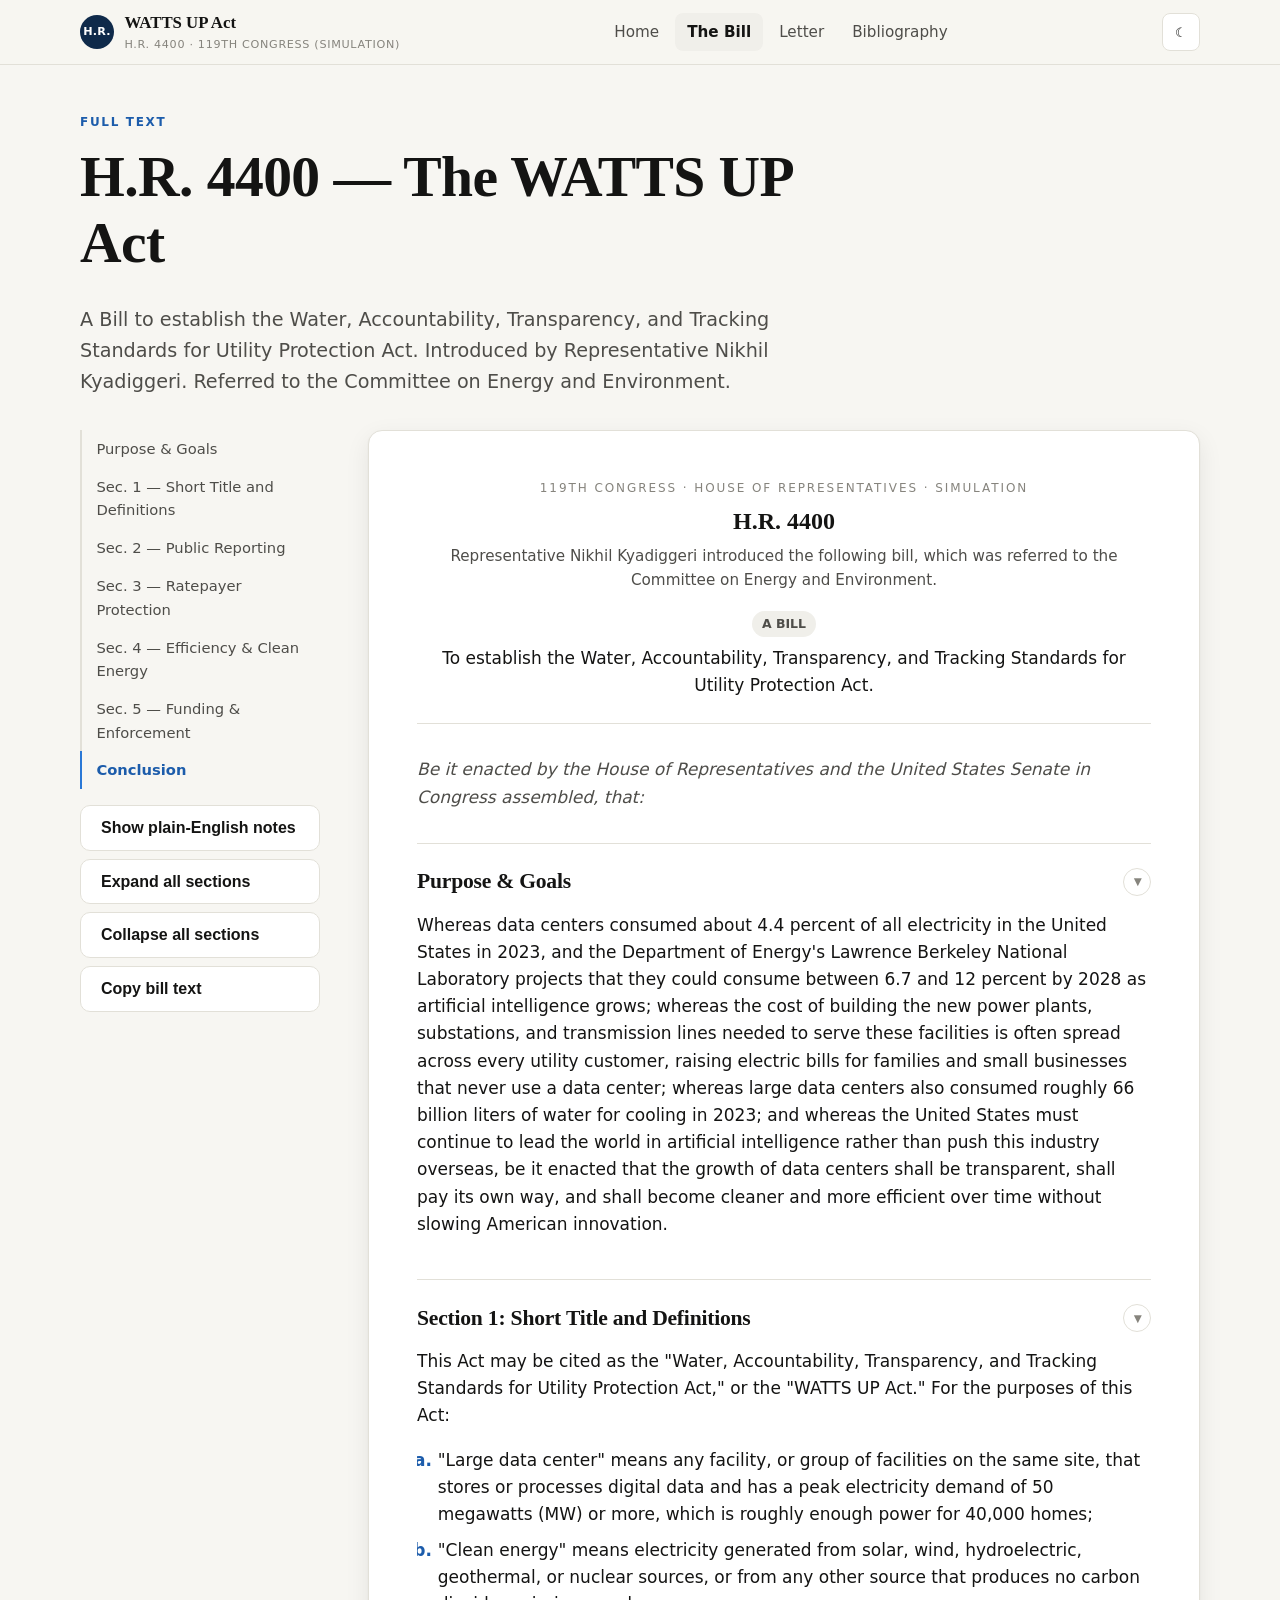
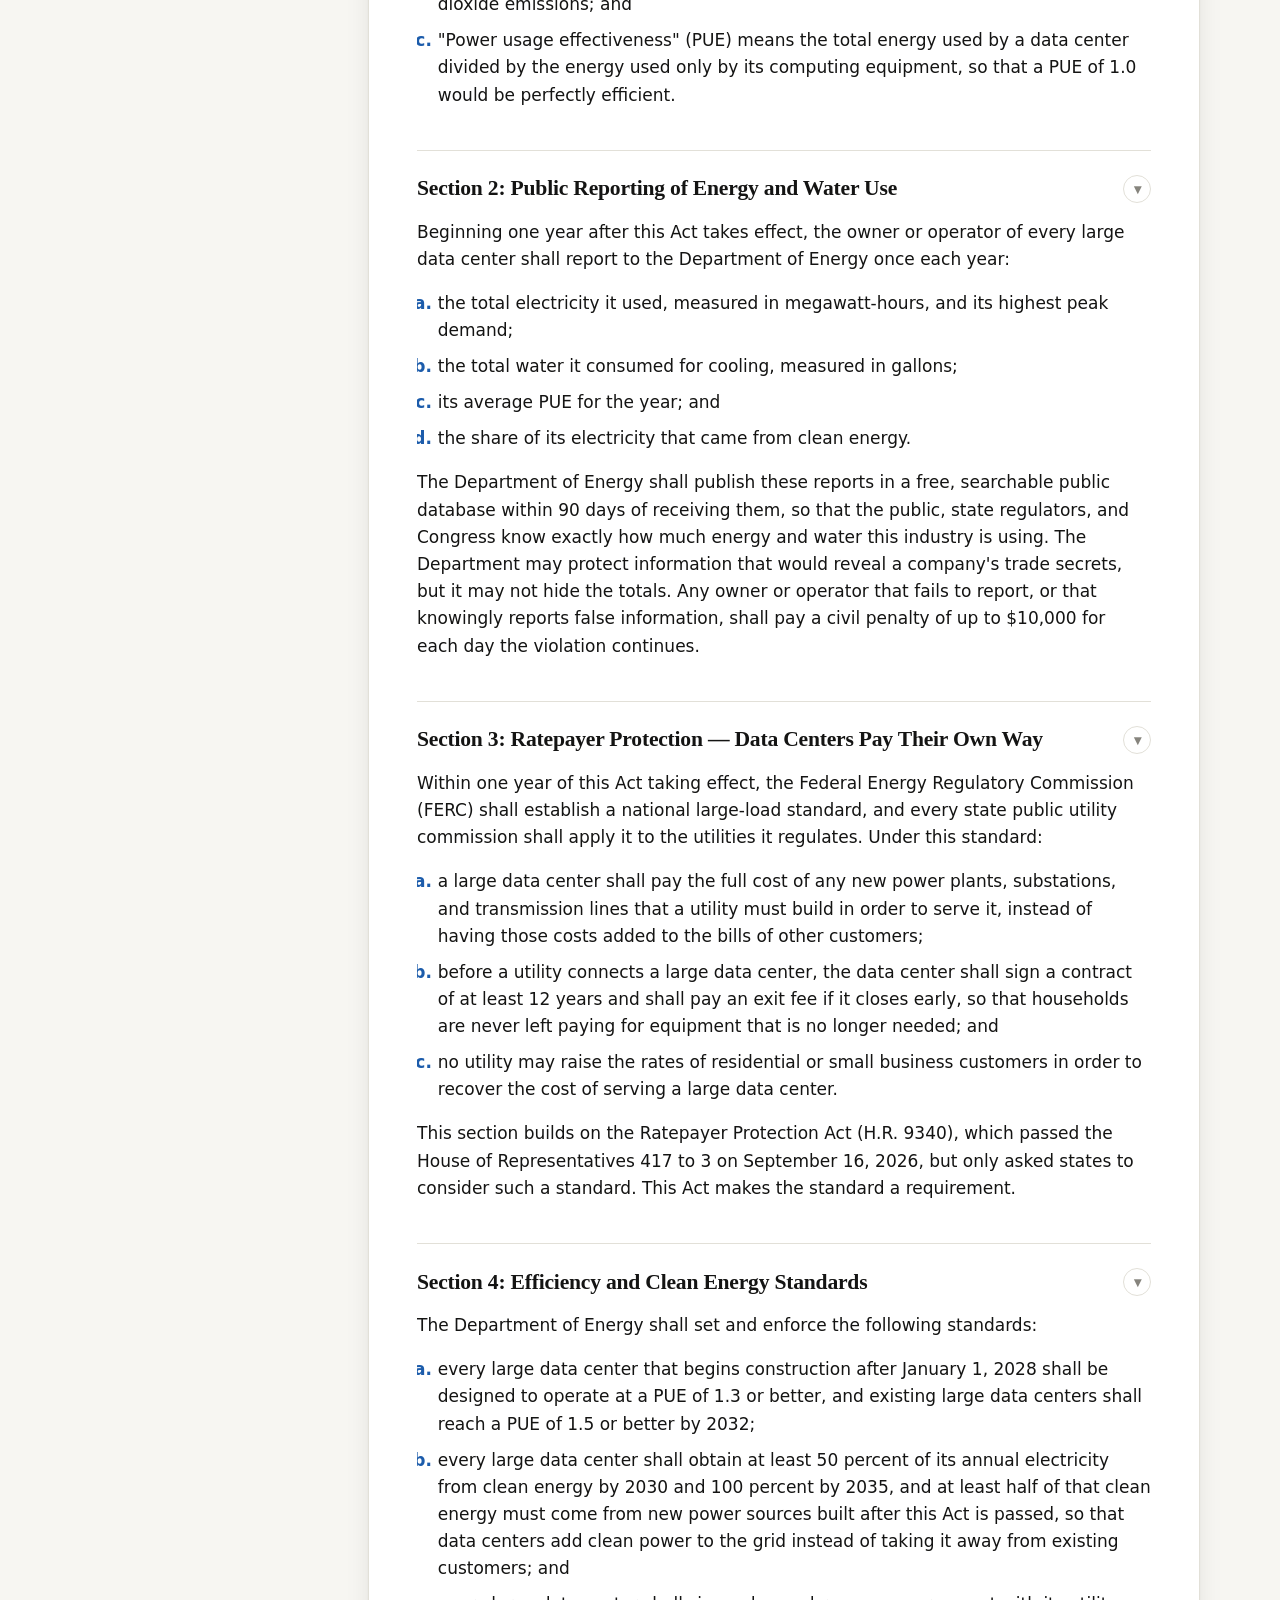
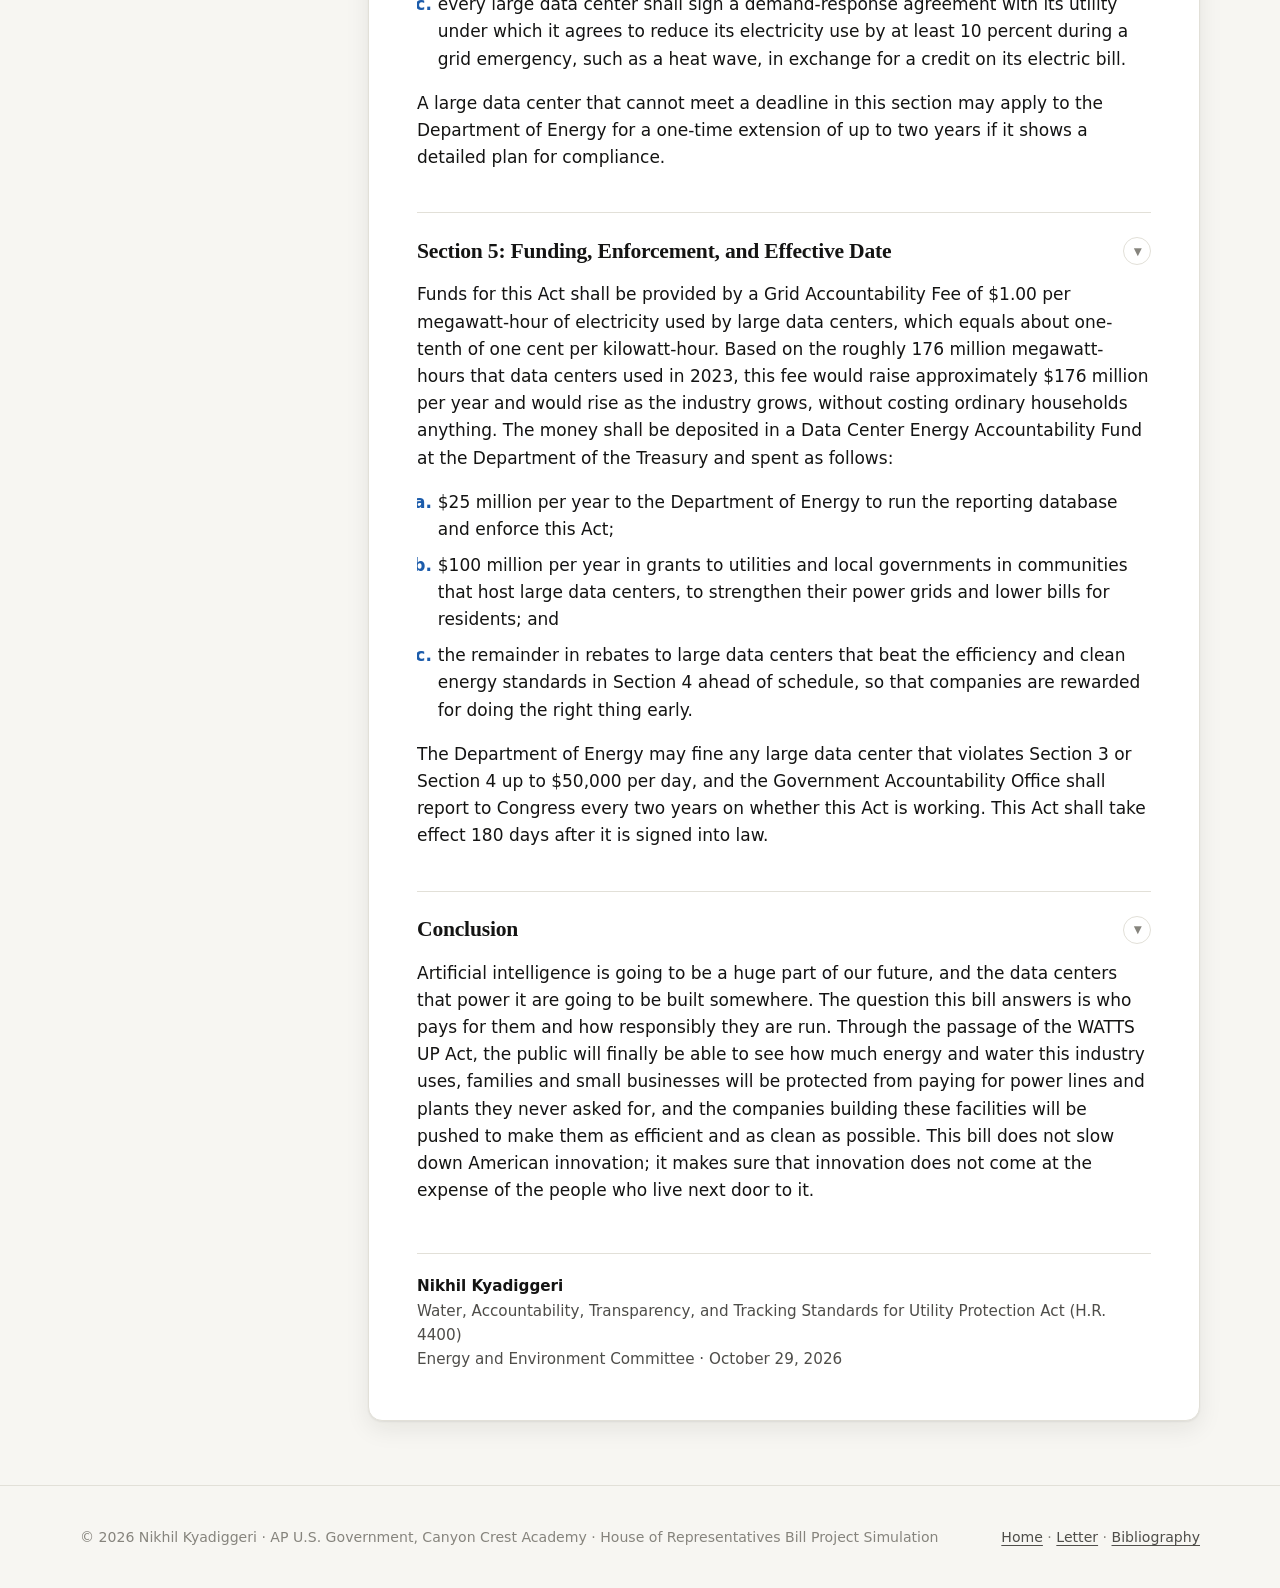
<file: bill.html>
<!doctype html>
<html lang="en">
<head>
<meta charset="utf-8">
<meta name="viewport" content="width=device-width, initial-scale=1">
<title>The Bill — H.R. 4400, the WATTS UP Act</title>
<meta name="description" content="Full text of H.R. 4400, the WATTS UP Act (Water, Accountability, Transparency, and Tracking Standards for Utility Protection Act), with plain-English notes.">
<link rel="icon" href="data:image/svg+xml,%3Csvg xmlns='http://www.w3.org/2000/svg' viewBox='0 0 64 64'%3E%3Ccircle cx='32' cy='32' r='30' fill='%230f2a4a'/%3E%3Cpath d='M36 10 20 36h11l-3 18 16-26H33z' fill='%239ec5f4'/%3E%3C/svg%3E">
<link rel="stylesheet" href="styles.css">
<script>try{var t=localStorage.getItem('theme');if(t)document.documentElement.setAttribute('data-theme',t);else if(matchMedia('(prefers-color-scheme: dark)').matches)document.documentElement.setAttribute('data-theme','dark');}catch(e){}</script>
</head>
<body>
<div id="progress" aria-hidden="true"></div>
<header class="site-header">
  <nav class="wrap nav" aria-label="Main">
    <a class="brand" href="index.html"><span class="seal">H.R.</span><span>WATTS UP Act<small>H.R. 4400 · 119th Congress (Simulation)</small></span></a>
    <ul class="nav-links" id="navLinks">
      <li><a href="index.html">Home</a></li>
      <li><a href="bill.html" aria-current="page">The Bill</a></li>
      <li><a href="letter.html">Letter</a></li>
      <li><a href="bibliography.html">Bibliography</a></li>
    </ul>
    <div style="display:flex;gap:.5rem">
      <button class="icon-btn" id="themeBtn" title="Toggle dark mode" aria-label="Toggle dark mode">☾</button>
      <button class="icon-btn menu-btn" id="menuBtn" aria-label="Open menu" aria-controls="navLinks">☰</button>
    </div>
  </nav>
</header>

<main class="wrap" style="padding:3rem 0 4rem">
  <div class="section-head">
    <div class="eyebrow">Full text</div>
    <h1>H.R. 4400 — The WATTS UP Act</h1>
    <p class="lede">A Bill to establish the Water, Accountability, Transparency, and Tracking Standards for Utility Protection Act. Introduced by Representative Nikhil Kyadiggeri. Referred to the Committee on Energy and Environment.</p>
  </div>

  <div class="doc-layout">
    <aside class="toc" aria-label="Bill contents">
      <ol>
        <li><a href="#purpose">Purpose &amp; Goals</a></li>
        <li><a href="#sec1">Sec. 1 — Short Title and Definitions</a></li>
        <li><a href="#sec2">Sec. 2 — Public Reporting</a></li>
        <li><a href="#sec3">Sec. 3 — Ratepayer Protection</a></li>
        <li><a href="#sec4">Sec. 4 — Efficiency &amp; Clean Energy</a></li>
        <li><a href="#sec5">Sec. 5 — Funding &amp; Enforcement</a></li>
        <li><a href="#conclusion">Conclusion</a></li>
      </ol>
      <div class="tools">
        <button class="btn btn-outline" id="plainToggle" type="button">Show plain-English notes</button>
        <button class="btn btn-outline" id="expandAll" type="button">Expand all sections</button>
        <button class="btn btn-outline" id="collapseAll" type="button">Collapse all sections</button>
        <button class="btn btn-outline" id="copyBill" type="button">Copy bill text</button>
      </div>
    </aside>

    <article class="bill-paper">
      <div class="header-block">
        <div class="congress">119th Congress · House of Representatives · Simulation</div>
        <div class="hr">H.R. 4400</div>
        <div class="intro">Representative Nikhil Kyadiggeri introduced the following bill, which was referred to the Committee on Energy and Environment.</div>
        <p style="margin:1rem 0 0"><span class="pill">A BILL</span></p>
        <p style="margin:.5rem 0 0">To establish the Water, Accountability, Transparency, and Tracking Standards for Utility Protection Act.</p>
      </div>

      <p class="enact">Be it enacted by the House of Representatives and the United States Senate in Congress assembled, that:</p>

      <section class="bill-section" id="purpose">
        <h2>Purpose &amp; Goals <span class="chev">▾</span></h2>
        <div class="body">
          <p>Whereas data centers consumed about 4.4 percent of all electricity in the United States in 2023, and the Department of Energy's Lawrence Berkeley National Laboratory projects that they could consume between 6.7 and 12 percent by 2028 as artificial intelligence grows; whereas the cost of building the new power plants, substations, and transmission lines needed to serve these facilities is often spread across every utility customer, raising electric bills for families and small businesses that never use a data center; whereas large data centers also consumed roughly 66 billion liters of water for cooling in 2023; and whereas the United States must continue to lead the world in artificial intelligence rather than push this industry overseas, be it enacted that the growth of data centers shall be transparent, shall pay its own way, and shall become cleaner and more efficient over time without slowing American innovation.</p>
          <div class="plain"><b>Plain English:</b> Data centers are using a fast-growing slice of the country's electricity and water, and the cost of hooking them up usually lands on everyone's bill. This bill makes the industry transparent, self-funding, and cleaner — without chasing it out of the country.</div>
        </div>
      </section>

      <section class="bill-section" id="sec1">
        <h2>Section 1: Short Title and Definitions <span class="chev">▾</span></h2>
        <div class="body">
          <p>This Act may be cited as the "Water, Accountability, Transparency, and Tracking Standards for Utility Protection Act," or the "WATTS UP Act." For the purposes of this Act:</p>
          <ol class="clauses" type="a">
            <li>"Large data center" means any facility, or group of facilities on the same site, that stores or processes digital data and has a peak electricity demand of 50 megawatts (MW) or more, which is roughly enough power for 40,000 homes;</li>
            <li>"Clean energy" means electricity generated from solar, wind, hydroelectric, geothermal, or nuclear sources, or from any other source that produces no carbon dioxide emissions; and</li>
            <li>"Power usage effectiveness" (PUE) means the total energy used by a data center divided by the energy used only by its computing equipment, so that a PUE of 1.0 would be perfectly efficient.</li>
          </ol>
          <div class="plain"><b>Plain English:</b> The bill only applies to the giants (50 MW and up). PUE is the industry's standard efficiency score: the closer to 1.0, the less energy is wasted on cooling and overhead.</div>
        </div>
      </section>

      <section class="bill-section" id="sec2">
        <h2>Section 2: Public Reporting of Energy and Water Use <span class="chev">▾</span></h2>
        <div class="body">
          <p>Beginning one year after this Act takes effect, the owner or operator of every large data center shall report to the Department of Energy once each year:</p>
          <ol class="clauses" type="a">
            <li>the total electricity it used, measured in megawatt-hours, and its highest peak demand;</li>
            <li>the total water it consumed for cooling, measured in gallons;</li>
            <li>its average PUE for the year; and</li>
            <li>the share of its electricity that came from clean energy.</li>
          </ol>
          <p>The Department of Energy shall publish these reports in a free, searchable public database within 90 days of receiving them, so that the public, state regulators, and Congress know exactly how much energy and water this industry is using. The Department may protect information that would reveal a company's trade secrets, but it may not hide the totals. Any owner or operator that fails to report, or that knowingly reports false information, shall pay a civil penalty of up to $10,000 for each day the violation continues.</p>
          <div class="plain"><b>Plain English:</b> Right now nobody outside the companies really knows these numbers. This section creates a public scoreboard, protects legitimate trade secrets, and fines anyone who hides or fakes their data.</div>
        </div>
      </section>

      <section class="bill-section" id="sec3">
        <h2>Section 3: Ratepayer Protection — Data Centers Pay Their Own Way <span class="chev">▾</span></h2>
        <div class="body">
          <p>Within one year of this Act taking effect, the Federal Energy Regulatory Commission (FERC) shall establish a national large-load standard, and every state public utility commission shall apply it to the utilities it regulates. Under this standard:</p>
          <ol class="clauses" type="a">
            <li>a large data center shall pay the full cost of any new power plants, substations, and transmission lines that a utility must build in order to serve it, instead of having those costs added to the bills of other customers;</li>
            <li>before a utility connects a large data center, the data center shall sign a contract of at least 12 years and shall pay an exit fee if it closes early, so that households are never left paying for equipment that is no longer needed; and</li>
            <li>no utility may raise the rates of residential or small business customers in order to recover the cost of serving a large data center.</li>
          </ol>
          <p>This section builds on the Ratepayer Protection Act (H.R. 9340), which passed the House of Representatives 417 to 3 on September 16, 2026, but only asked states to consider such a standard. This Act makes the standard a requirement.</p>
          <div class="plain"><b>Plain English:</b> If a utility has to build new infrastructure to serve a data center, the data center pays for it — not you. The 12-year contract and exit fee stop a company from leaving town and sticking residents with the bill for a half-used substation.</div>
        </div>
      </section>

      <section class="bill-section" id="sec4">
        <h2>Section 4: Efficiency and Clean Energy Standards <span class="chev">▾</span></h2>
        <div class="body">
          <p>The Department of Energy shall set and enforce the following standards:</p>
          <ol class="clauses" type="a">
            <li>every large data center that begins construction after January 1, 2028 shall be designed to operate at a PUE of 1.3 or better, and existing large data centers shall reach a PUE of 1.5 or better by 2032;</li>
            <li>every large data center shall obtain at least 50 percent of its annual electricity from clean energy by 2030 and 100 percent by 2035, and at least half of that clean energy must come from new power sources built after this Act is passed, so that data centers add clean power to the grid instead of taking it away from existing customers; and</li>
            <li>every large data center shall sign a demand-response agreement with its utility under which it agrees to reduce its electricity use by at least 10 percent during a grid emergency, such as a heat wave, in exchange for a credit on its electric bill.</li>
          </ol>
          <p>A large data center that cannot meet a deadline in this section may apply to the Department of Energy for a one-time extension of up to two years if it shows a detailed plan for compliance.</p>
          <div class="plain"><b>Plain English:</b> Efficiency targets the industry's best facilities already meet, a clean-energy timeline with nine years of runway, and a deal where data centers dial down during heat waves so the grid doesn't fail. If a company is honestly trying and falls behind, it can get two more years.</div>
        </div>
      </section>

      <section class="bill-section" id="sec5">
        <h2>Section 5: Funding, Enforcement, and Effective Date <span class="chev">▾</span></h2>
        <div class="body">
          <p>Funds for this Act shall be provided by a Grid Accountability Fee of $1.00 per megawatt-hour of electricity used by large data centers, which equals about one-tenth of one cent per kilowatt-hour. Based on the roughly 176 million megawatt-hours that data centers used in 2023, this fee would raise approximately $176 million per year and would rise as the industry grows, without costing ordinary households anything. The money shall be deposited in a Data Center Energy Accountability Fund at the Department of the Treasury and spent as follows:</p>
          <ol class="clauses" type="a">
            <li>$25 million per year to the Department of Energy to run the reporting database and enforce this Act;</li>
            <li>$100 million per year in grants to utilities and local governments in communities that host large data centers, to strengthen their power grids and lower bills for residents; and</li>
            <li>the remainder in rebates to large data centers that beat the efficiency and clean energy standards in Section 4 ahead of schedule, so that companies are rewarded for doing the right thing early.</li>
          </ol>
          <p>The Department of Energy may fine any large data center that violates Section 3 or Section 4 up to $50,000 per day, and the Government Accountability Office shall report to Congress every two years on whether this Act is working. This Act shall take effect 180 days after it is signed into law.</p>
          <div class="plain"><b>Plain English:</b> The industry funds its own oversight with a tiny fee — a tenth of a penny per kilowatt-hour. Most of the money flows back to the towns that host data centers, and companies that move fast get some of it back as rebates. Taxpayers pay nothing.</div>
        </div>
      </section>

      <section class="bill-section" id="conclusion">
        <h2>Conclusion <span class="chev">▾</span></h2>
        <div class="body">
          <p>Artificial intelligence is going to be a huge part of our future, and the data centers that power it are going to be built somewhere. The question this bill answers is who pays for them and how responsibly they are run. Through the passage of the WATTS UP Act, the public will finally be able to see how much energy and water this industry uses, families and small businesses will be protected from paying for power lines and plants they never asked for, and the companies building these facilities will be pushed to make them as efficient and as clean as possible. This bill does not slow down American innovation; it makes sure that innovation does not come at the expense of the people who live next door to it.</p>
        </div>
      </section>

      <div class="signature">
        <b>Nikhil Kyadiggeri</b><br>
        Water, Accountability, Transparency, and Tracking Standards for Utility Protection Act (H.R. 4400)<br>
        Energy and Environment Committee · October 29, 2026
      </div>
    </article>
  </div>
</main>

<div class="toast" id="toast" role="status" aria-live="polite"></div>
<footer class="site-footer">
  <div class="wrap">
    <div>© <span id="year">2026</span> Nikhil Kyadiggeri · AP U.S. Government, Canyon Crest Academy · House of Representatives Bill Project Simulation</div>
    <div><a href="index.html">Home</a> · <a href="letter.html">Letter</a> · <a href="bibliography.html">Bibliography</a></div>
  </div>
</footer>
<script src="app.js"></script>
</body>
</html>
</file>
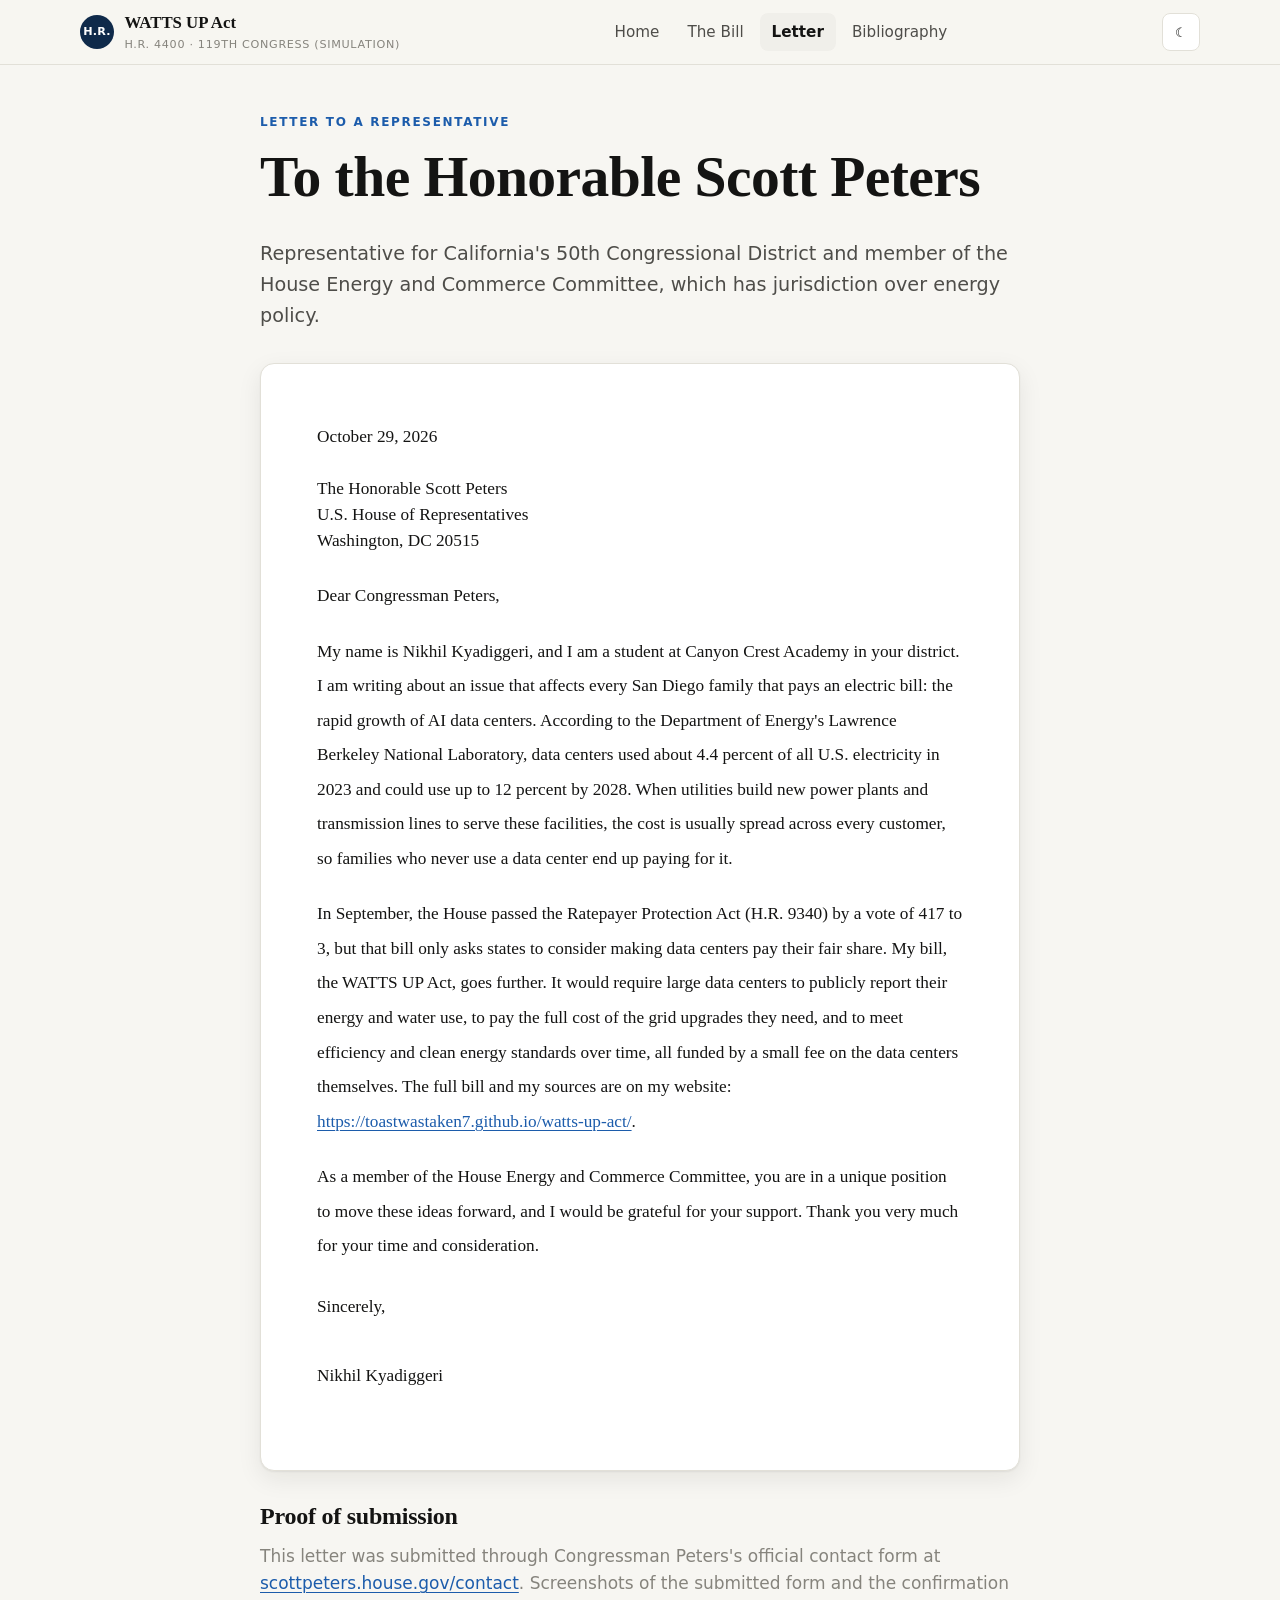
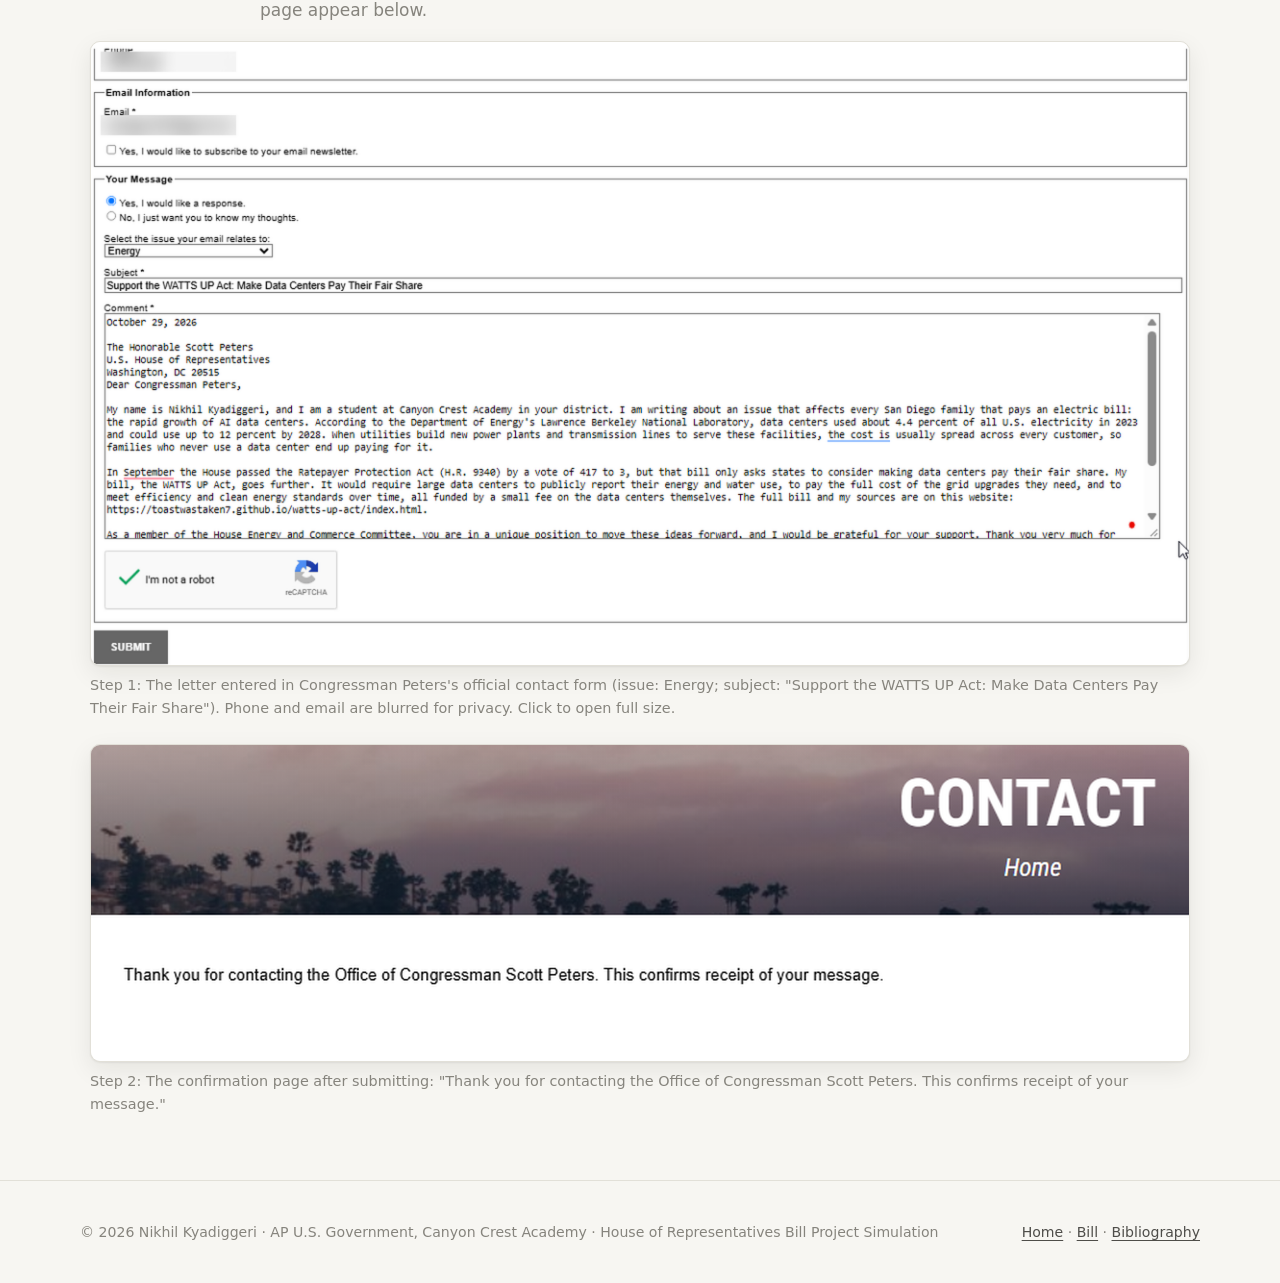
<file: letter.html>
<!doctype html>
<html lang="en">
<head>
<meta charset="utf-8">
<meta name="viewport" content="width=device-width, initial-scale=1">
<title>Letter to Rep. Scott Peters — WATTS UP Act</title>
<meta name="description" content="Letter to Congressman Scott Peters (CA-50) explaining the need for the WATTS UP Act, with proof of submission.">
<link rel="icon" href="data:image/svg+xml,%3Csvg xmlns='http://www.w3.org/2000/svg' viewBox='0 0 64 64'%3E%3Ccircle cx='32' cy='32' r='30' fill='%230f2a4a'/%3E%3Cpath d='M36 10 20 36h11l-3 18 16-26H33z' fill='%239ec5f4'/%3E%3C/svg%3E">
<link rel="stylesheet" href="styles.css">
<script>try{var t=localStorage.getItem('theme');if(t)document.documentElement.setAttribute('data-theme',t);else if(matchMedia('(prefers-color-scheme: dark)').matches)document.documentElement.setAttribute('data-theme','dark');}catch(e){}</script>
</head>
<body>
<div id="progress" aria-hidden="true"></div>
<header class="site-header">
  <nav class="wrap nav" aria-label="Main">
    <a class="brand" href="index.html"><span class="seal">H.R.</span><span>WATTS UP Act<small>H.R. 4400 · 119th Congress (Simulation)</small></span></a>
    <ul class="nav-links" id="navLinks">
      <li><a href="index.html">Home</a></li>
      <li><a href="bill.html">The Bill</a></li>
      <li><a href="letter.html" aria-current="page">Letter</a></li>
      <li><a href="bibliography.html">Bibliography</a></li>
    </ul>
    <div style="display:flex;gap:.5rem">
      <button class="icon-btn" id="themeBtn" title="Toggle dark mode" aria-label="Toggle dark mode">☾</button>
      <button class="icon-btn menu-btn" id="menuBtn" aria-label="Open menu" aria-controls="navLinks">☰</button>
    </div>
  </nav>
</header>

<main class="narrow" style="padding:3rem 0 4rem">
  <div class="section-head">
    <div class="eyebrow">Letter to a Representative</div>
    <h1>To the Honorable Scott Peters</h1>
    <p class="lede">Representative for California's 50th Congressional District and member of the House Energy and Commerce Committee, which has jurisdiction over energy policy.</p>
  </div>

  <article class="letter-paper reveal in">
    <p>October 29, 2026</p>
    <div class="addr">The Honorable Scott Peters<br>U.S. House of Representatives<br>Washington, DC 20515</div>
    <p>Dear Congressman Peters,</p>
    <p>My name is Nikhil Kyadiggeri, and I am a student at Canyon Crest Academy in your district. I am writing about an issue that affects every San Diego family that pays an electric bill: the rapid growth of AI data centers. According to the Department of Energy's Lawrence Berkeley National Laboratory, data centers used about 4.4 percent of all U.S. electricity in 2023 and could use up to 12 percent by 2028. When utilities build new power plants and transmission lines to serve these facilities, the cost is usually spread across every customer, so families who never use a data center end up paying for it.</p>
    <p>In September, the House passed the Ratepayer Protection Act (H.R. 9340) by a vote of 417 to 3, but that bill only asks states to consider making data centers pay their fair share. My bill, the WATTS UP Act, goes further. It would require large data centers to publicly report their energy and water use, to pay the full cost of the grid upgrades they need, and to meet efficiency and clean energy standards over time, all funded by a small fee on the data centers themselves. The full bill and my sources are on my website: <a href="index.html">https://toastwastaken7.github.io/watts-up-act/</a>.</p>
    <p>As a member of the House Energy and Commerce Committee, you are in a unique position to move these ideas forward, and I would be grateful for your support. Thank you very much for your time and consideration.</p>
    <p class="sig">Sincerely,<br><br>Nikhil Kyadiggeri</p>
  </article>

  <div class="proof">
    <h2 style="font-size:1.5rem">Proof of submission</h2>
    <p class="muted">This letter was submitted through Congressman Peters's official contact form at <a href="https://scottpeters.house.gov/contact" rel="noopener" target="_blank">scottpeters.house.gov/contact</a>. Screenshots of the submitted form and the confirmation page appear below.</p>
    <div id="proofFrame" style="position:relative;left:50%;transform:translateX(-50%);width:min(1100px, calc(100vw - 32px));display:grid;gap:1.5rem;margin-top:1rem">
      <figure style="margin:0">
        <a href="proof-form.png" target="_blank" rel="noopener"><img src="proof-form.png" alt="The letter typed into Rep. Peters's contact form, with the issue set to Energy and the subject line filled in" style="width:100%;height:auto;display:block;border-radius:10px;border:1px solid var(--line);background:#fff"></a>
        <figcaption class="muted" style="margin-top:.5rem;font-size:.9rem">Step 1: The letter entered in Congressman Peters's official contact form (issue: Energy; subject: "Support the WATTS UP Act: Make Data Centers Pay Their Fair Share"). Phone and email are blurred for privacy. Click to open full size.</figcaption>
      </figure>
      <figure style="margin:0">
        <a href="proof-confirmation.png" target="_blank" rel="noopener"><img src="proof-confirmation.png" alt="Confirmation page: Thank you for contacting the Office of Congressman Scott Peters. This confirms receipt of your message." style="width:100%;height:auto;display:block;border-radius:10px;border:1px solid var(--line);background:#fff"></a>
        <figcaption class="muted" style="margin-top:.5rem;font-size:.9rem">Step 2: The confirmation page after submitting: "Thank you for contacting the Office of Congressman Scott Peters. This confirms receipt of your message."</figcaption>
      </figure>
    </div>
  </div>
</main>

<footer class="site-footer">
  <div class="wrap">
    <div>© <span id="year">2026</span> Nikhil Kyadiggeri · AP U.S. Government, Canyon Crest Academy · House of Representatives Bill Project Simulation</div>
    <div><a href="index.html">Home</a> · <a href="bill.html">Bill</a> · <a href="bibliography.html">Bibliography</a></div>
  </div>
</footer>
<script src="app.js"></script>
</body>
</html>
</file>
<file: styles.css>
/* Data Center Energy Accountability Act — site styles
   Self-contained: no external fonts or libraries. */

:root {
  color-scheme: light;
  --bg: #f7f6f2;
  --surface: #ffffff;
  --surface-2: #f0efea;
  --ink: #141413;
  --ink-2: #4e4d49;
  --muted: #86847d;
  --line: #e2e0d8;
  --navy: #0f2a4a;
  --navy-2: #163b66;
  --accent: #2a78d6;      /* series-1 light */
  --accent-ink: #1c5cab;
  --amber: #c98500;
  --good: #0ca30c;
  --critical: #d03b3b;
  --chart-grid: #e1e0d9;
  --chart-axis: #c3c2b7;
  --shadow: 0 1px 2px rgba(20,20,19,.06), 0 8px 24px rgba(20,20,19,.08);
  --radius: 14px;
  --serif: "Iowan Old Style", "Palatino Linotype", "Book Antiqua", Palatino, Georgia, "Times New Roman", serif;
  --sans: system-ui, -apple-system, "Segoe UI", Roboto, "Helvetica Neue", Arial, sans-serif;
  --mono: ui-monospace, SFMono-Regular, Menlo, Consolas, monospace;
}
:root[data-theme="dark"] {
  color-scheme: dark;
  --bg: #0f0f0e;
  --surface: #1a1a19;
  --surface-2: #232321;
  --ink: #f0efec;
  --ink-2: #c3c2b7;
  --muted: #8f8e87;
  --line: #2c2c2a;
  --navy: #0b1b30;
  --navy-2: #122a4a;
  --accent: #3987e5;      /* series-1 dark */
  --accent-ink: #86b6ef;
  --amber: #eda100;
  --chart-grid: #2c2c2a;
  --chart-axis: #383835;
  --shadow: 0 1px 2px rgba(0,0,0,.4), 0 8px 24px rgba(0,0,0,.35);
}

* { box-sizing: border-box; }
html { scroll-behavior: smooth; }
@media (prefers-reduced-motion: reduce) { html { scroll-behavior: auto; } }
body {
  margin: 0;
  font-family: var(--sans);
  font-size: 17px;
  line-height: 1.6;
  color: var(--ink);
  background: var(--bg);
  -webkit-font-smoothing: antialiased;
}
h1, h2, h3, h4 { font-family: var(--serif); font-weight: 600; line-height: 1.15; margin: 0 0 .5em; letter-spacing: -.01em; }
h1 { font-size: clamp(2.2rem, 5vw, 3.6rem); }
h2 { font-size: clamp(1.7rem, 3.2vw, 2.4rem); }
h3 { font-size: 1.3rem; }
p { margin: 0 0 1em; }
a { color: var(--accent-ink); text-decoration-thickness: 1px; text-underline-offset: 3px; }
a:hover { color: var(--accent); }
.eyebrow { font-family: var(--sans); text-transform: uppercase; letter-spacing: .14em; font-size: .75rem; font-weight: 700; color: var(--accent-ink); margin-bottom: .75rem; }
.lede { font-size: 1.2rem; color: var(--ink-2); max-width: 62ch; }
.muted { color: var(--muted); }
.wrap { width: min(1120px, 100% - 2rem); margin-inline: auto; }
.narrow { width: min(760px, 100% - 2rem); margin-inline: auto; }
section { padding: clamp(3rem, 7vw, 5.5rem) 0; }
.section-head { max-width: 70ch; margin-bottom: 2rem; }

/* Progress bar */
#progress { position: fixed; top: 0; left: 0; height: 3px; width: 0; background: var(--accent); z-index: 60; transition: width .1s linear; }

/* Header */
.site-header {
  position: sticky; top: 0; z-index: 50;
  background: color-mix(in srgb, var(--bg) 86%, transparent);
  backdrop-filter: saturate(160%) blur(10px);
  -webkit-backdrop-filter: saturate(160%) blur(10px);
  border-bottom: 1px solid var(--line);
}
.nav { display: flex; align-items: center; justify-content: space-between; gap: 1rem; height: 64px; }
.brand { display: flex; align-items: center; gap: .65rem; text-decoration: none; color: var(--ink); font-family: var(--serif); font-weight: 700; font-size: 1.05rem; }
.brand .seal { width: 34px; height: 34px; border-radius: 50%; background: var(--navy); display: grid; place-items: center; color: #fff; font-family: var(--sans); font-size: .7rem; font-weight: 800; letter-spacing: .02em; }
.brand small { display: block; font-family: var(--sans); font-weight: 500; font-size: .7rem; color: var(--muted); letter-spacing: .06em; text-transform: uppercase; }
.nav-links { display: flex; align-items: center; gap: .25rem; list-style: none; margin: 0; padding: 0; }
.nav-links a { display: inline-block; padding: .45rem .75rem; border-radius: 8px; text-decoration: none; color: var(--ink-2); font-weight: 500; font-size: .95rem; }
.nav-links a:hover { background: var(--surface-2); color: var(--ink); }
.nav-links a[aria-current="page"] { color: var(--ink); background: var(--surface-2); font-weight: 600; }
.icon-btn { border: 1px solid var(--line); background: var(--surface); color: var(--ink); border-radius: 8px; width: 38px; height: 38px; display: grid; place-items: center; cursor: pointer; }
.icon-btn:hover { background: var(--surface-2); }
.menu-btn { display: none; }
@media (max-width: 760px) {
  .menu-btn { display: grid; }
  .nav-links { display: none; position: absolute; top: 64px; left: 0; right: 0; flex-direction: column; align-items: stretch; background: var(--surface); border-bottom: 1px solid var(--line); padding: .5rem 1rem 1rem; box-shadow: var(--shadow); }
  .nav-links.open { display: flex; }
  .nav-links a { padding: .8rem .75rem; }
}

/* Buttons */
.btn { display: inline-flex; align-items: center; gap: .5rem; padding: .8rem 1.25rem; border-radius: 10px; font-weight: 600; text-decoration: none; border: 1px solid transparent; cursor: pointer; font-size: 1rem; transition: transform .15s ease, background .15s ease; }
.btn:hover { transform: translateY(-1px); }
.btn-primary { background: var(--accent); color: #fff; }
.btn-primary:hover { background: var(--accent-ink); color: #fff; }
.btn-ghost { background: transparent; color: #fff; border-color: rgba(255,255,255,.35); }
.btn-ghost:hover { background: rgba(255,255,255,.1); }
.btn-outline { background: var(--surface); color: var(--ink); border-color: var(--line); }
.btn-outline:hover { background: var(--surface-2); }

/* Hero */
.hero {
  position: relative; overflow: hidden; color: #fff;
  background: radial-gradient(1200px 600px at 10% -10%, #2a78d6 0%, transparent 55%),
              radial-gradient(900px 500px at 100% 110%, #1c5cab 0%, transparent 50%),
              linear-gradient(160deg, var(--navy) 0%, #0a1c33 100%);
  padding: clamp(4rem, 9vw, 7rem) 0;
}
.hero::after { content: ""; position: absolute; inset: 0; background-image: linear-gradient(rgba(255,255,255,.05) 1px, transparent 1px), linear-gradient(90deg, rgba(255,255,255,.05) 1px, transparent 1px); background-size: 48px 48px; mask-image: radial-gradient(ellipse at center, #000 30%, transparent 75%); pointer-events: none; }
.hero .wrap { position: relative; z-index: 1; }
.hero .eyebrow { color: #9ec5f4; }
.hero h1 { color: #fff; max-width: 18ch; }
.hero h1 em { font-style: italic; color: #9ec5f4; }
.hero .lede { color: #d6e4f7; }
.hero-actions { display: flex; flex-wrap: wrap; gap: .75rem; margin-top: 1.75rem; }
.hero-meta { margin-top: 2.5rem; display: flex; flex-wrap: wrap; gap: 1.5rem 2.5rem; font-size: .85rem; color: #b7d3f6; }
.hero-meta b { display: block; color: #fff; font-size: 1rem; }

/* Stat tiles */
.stats { display: grid; grid-template-columns: repeat(auto-fit, minmax(220px, 1fr)); gap: 1rem; margin-top: -3rem; position: relative; z-index: 2; }
.stat { background: var(--surface); border: 1px solid var(--line); border-radius: var(--radius); padding: 1.4rem 1.5rem; box-shadow: var(--shadow); }
.stat .value { font-family: var(--serif); font-size: 2.4rem; font-weight: 700; line-height: 1; color: var(--ink); }
.stat .value small { font-size: 1.1rem; color: var(--muted); font-weight: 500; margin-left: .15rem; }
.stat .label { color: var(--ink-2); margin-top: .5rem; font-size: .95rem; }
.stat .src { color: var(--muted); font-size: .78rem; margin-top: .35rem; }

/* Pillars */
.pillars { display: grid; grid-template-columns: repeat(auto-fit, minmax(260px, 1fr)); gap: 1.25rem; }
.pillar { background: var(--surface); border: 1px solid var(--line); border-radius: var(--radius); padding: 1.6rem; position: relative; overflow: hidden; transition: transform .2s ease, box-shadow .2s ease; }
.pillar:hover { transform: translateY(-3px); box-shadow: var(--shadow); }
.pillar .num { font-family: var(--serif); font-size: 3rem; line-height: 1; color: var(--accent); opacity: .25; position: absolute; top: .6rem; right: 1rem; font-weight: 700; }
.pillar h3 { margin-top: .25rem; }
.pillar p { color: var(--ink-2); margin-bottom: .75rem; }
.pillar a { font-weight: 600; font-size: .95rem; }

/* Two-column */
.split { display: grid; grid-template-columns: 1.1fr .9fr; gap: 3rem; align-items: start; }
@media (max-width: 860px) { .split { grid-template-columns: 1fr; } }

/* Chart */
.card { background: var(--surface); border: 1px solid var(--line); border-radius: var(--radius); padding: 1.5rem; box-shadow: var(--shadow); }
.chart-head { display: flex; justify-content: space-between; align-items: baseline; gap: 1rem; flex-wrap: wrap; margin-bottom: .5rem; }
.chart-head h3 { margin: 0; font-family: var(--sans); font-size: 1.05rem; font-weight: 700; }
.chart-head .sub { color: var(--muted); font-size: .85rem; }
.chart-wrap { position: relative; }
.chart-wrap svg { width: 100%; height: auto; display: block; font-family: var(--sans); }
.chart-wrap .tip { position: absolute; pointer-events: none; background: var(--ink); color: var(--bg); padding: .5rem .7rem; border-radius: 8px; font-size: .82rem; line-height: 1.35; white-space: nowrap; transform: translate(-50%, calc(-100% - 12px)); opacity: 0; transition: opacity .12s ease; box-shadow: var(--shadow); }
.chart-wrap .tip.show { opacity: 1; }
.chart-wrap .tip b { display: block; font-size: .9rem; }
.chart-foot { display: flex; justify-content: space-between; gap: 1rem; flex-wrap: wrap; align-items: center; margin-top: .75rem; font-size: .82rem; color: var(--muted); }
.legend { display: flex; gap: 1.25rem; flex-wrap: wrap; }
.legend span { display: inline-flex; align-items: center; gap: .4rem; }
.legend i { width: 18px; height: 0; border-top: 2px solid var(--accent); display: inline-block; }
.legend i.dash { border-top-style: dashed; }
.legend i.band { width: 18px; height: 10px; border: 0; background: var(--accent); opacity: .18; border-radius: 2px; }
.table-toggle { background: none; border: 0; color: var(--accent-ink); font: inherit; font-size: .82rem; cursor: pointer; text-decoration: underline; text-underline-offset: 3px; padding: 0; }
table.data { width: 100%; border-collapse: collapse; margin-top: 1rem; font-size: .9rem; }
table.data th, table.data td { text-align: left; padding: .5rem .6rem; border-bottom: 1px solid var(--line); }
table.data td.num { font-variant-numeric: tabular-nums; text-align: right; }
table.data th.num { text-align: right; }

/* Calculator */
.calc { display: grid; gap: 1.25rem; }
.calc label { font-weight: 600; display: flex; justify-content: space-between; align-items: baseline; }
.calc label output { font-family: var(--mono); font-weight: 600; color: var(--accent-ink); }
.calc input[type=range] { width: 100%; accent-color: var(--accent); }
.calc .ticks { display: flex; justify-content: space-between; font-size: .75rem; color: var(--muted); margin-top: -.5rem; }
.results { display: grid; grid-template-columns: repeat(auto-fit, minmax(150px, 1fr)); gap: .75rem; }
.result { background: var(--surface-2); border-radius: 10px; padding: .9rem 1rem; }
.result .v { font-family: var(--serif); font-size: 1.55rem; font-weight: 700; line-height: 1.1; }
.result .k { font-size: .8rem; color: var(--ink-2); margin-top: .25rem; }
.calc .note { font-size: .82rem; color: var(--muted); }
.calc .split-bar { display: flex; height: 14px; border-radius: 7px; overflow: hidden; gap: 2px; background: var(--surface-2); }
.calc .split-bar span { display: block; height: 100%; transition: width .3s ease; }
.calc .split-bar .a { background: var(--accent); }
.calc .split-bar .b { background: #1baf7a; }
.calc .split-bar .c { background: #eda100; }
.split-legend { display: flex; flex-wrap: wrap; gap: 1rem; font-size: .8rem; color: var(--ink-2); }
.split-legend i { display: inline-block; width: 10px; height: 10px; border-radius: 3px; margin-right: .35rem; vertical-align: middle; }

/* Timeline */
.timeline { list-style: none; margin: 0; padding: 0; display: grid; gap: 0; position: relative; }
.timeline::before { content: ""; position: absolute; left: 11px; top: 8px; bottom: 8px; width: 2px; background: var(--line); }
.timeline li { position: relative; padding: 0 0 1.4rem 2.2rem; }
.timeline li::before { content: ""; position: absolute; left: 4px; top: .45rem; width: 16px; height: 16px; border-radius: 50%; background: var(--accent); border: 3px solid var(--bg); box-shadow: 0 0 0 2px var(--accent); }
.timeline b { display: block; font-family: var(--serif); font-size: 1.1rem; }
.timeline span { color: var(--ink-2); }

/* Bill page */
.doc-layout { display: grid; grid-template-columns: 240px 1fr; gap: 3rem; align-items: start; }
@media (max-width: 900px) { .doc-layout { grid-template-columns: 1fr; } .toc { position: static !important; } }
.toc { position: sticky; top: 84px; }
.toc ol { list-style: none; margin: 0; padding: 0; border-left: 2px solid var(--line); }
.toc li a { display: block; padding: .45rem .9rem; color: var(--ink-2); text-decoration: none; font-size: .92rem; border-left: 2px solid transparent; margin-left: -2px; }
.toc li a:hover { color: var(--ink); }
.toc li a.active { color: var(--accent-ink); border-left-color: var(--accent); font-weight: 600; }
.toc .tools { margin-top: 1rem; display: grid; gap: .5rem; }
.bill-paper { background: var(--surface); border: 1px solid var(--line); border-radius: var(--radius); padding: clamp(1.5rem, 4vw, 3rem); box-shadow: var(--shadow); }
.bill-paper .header-block { text-align: center; border-bottom: 1px solid var(--line); padding-bottom: 1.5rem; margin-bottom: 2rem; }
.bill-paper .header-block .congress { font-family: var(--sans); text-transform: uppercase; letter-spacing: .16em; font-size: .75rem; color: var(--muted); }
.bill-paper .header-block .hr { font-family: var(--serif); font-size: 1.5rem; font-weight: 700; margin: .25rem 0; }
.bill-paper .header-block .intro { color: var(--ink-2); font-size: .95rem; }
.bill-paper .enact { font-style: italic; color: var(--ink-2); margin: 1.25rem 0 2rem; }
.bill-section { border-top: 1px solid var(--line); padding: 1.5rem 0 0; margin-top: 1.5rem; scroll-margin-top: 90px; }
.bill-section h2 { font-size: 1.35rem; display: flex; align-items: center; justify-content: space-between; gap: 1rem; cursor: pointer; margin: 0; }
.bill-section h2 .chev { width: 28px; height: 28px; border-radius: 50%; border: 1px solid var(--line); display: grid; place-items: center; font-size: .9rem; color: var(--muted); transition: transform .2s ease; flex: none; }
.bill-section.collapsed h2 .chev { transform: rotate(-90deg); }
.bill-section .body { margin-top: 1rem; overflow: hidden; }
.bill-section.collapsed .body { display: none; }
.bill-section .plain { background: var(--surface-2); border-left: 3px solid var(--accent); padding: .8rem 1rem; border-radius: 0 8px 8px 0; margin-top: 1rem; font-size: .95rem; }
.bill-section .plain b { color: var(--accent-ink); }
.bill-section ol.clauses { padding-left: 1.3rem; }
.bill-section ol.clauses li { margin-bottom: .55rem; }
.bill-section ol.clauses li::marker { color: var(--accent-ink); font-weight: 600; }
.signature { margin-top: 2rem; border-top: 1px solid var(--line); padding-top: 1.25rem; color: var(--ink-2); font-size: .95rem; }
.signature b { color: var(--ink); }
.pill { display: inline-block; padding: .2rem .6rem; border-radius: 999px; background: var(--surface-2); font-size: .78rem; font-weight: 600; color: var(--ink-2); }
.toast { position: fixed; left: 50%; bottom: 24px; transform: translate(-50%, 20px); background: var(--ink); color: var(--bg); padding: .6rem 1rem; border-radius: 10px; font-size: .9rem; opacity: 0; transition: all .2s ease; z-index: 70; pointer-events: none; }
.toast.show { opacity: 1; transform: translate(-50%, 0); }

/* Letter page */
.letter-paper { background: var(--surface); border: 1px solid var(--line); border-radius: var(--radius); padding: clamp(1.75rem, 5vw, 3.5rem); box-shadow: var(--shadow); font-family: var(--serif); font-size: 1.08rem; line-height: 2; }
.letter-paper p { margin-bottom: 1.2em; }
.letter-paper .addr { line-height: 1.5; margin-bottom: 1.5em; }
.letter-paper .sig { margin-top: 1.5em; }
.proof { margin-top: 2rem; }
.proof .frame { border: 2px dashed var(--line); border-radius: var(--radius); padding: 2rem; text-align: center; color: var(--muted); background: var(--surface-2); }
.proof img { max-width: 100%; border-radius: 10px; border: 1px solid var(--line); box-shadow: var(--shadow); }

/* Bibliography */
.refs { list-style: none; margin: 0; padding: 0; display: grid; gap: .75rem; }
.refs li { background: var(--surface); border: 1px solid var(--line); border-radius: 12px; padding: 1rem 1.25rem; padding-left: 2.25rem; text-indent: -1rem; line-height: 1.55; }
.refs li em { font-style: italic; }
.refs li a { word-break: break-all; }
.refs li .tag { display: inline-block; text-indent: 0; margin-left: .5rem; padding: .1rem .5rem; border-radius: 999px; background: var(--surface-2); font-size: .72rem; color: var(--muted); font-weight: 600; vertical-align: middle; }
.callout { background: var(--surface-2); border-left: 4px solid var(--accent); padding: 1rem 1.25rem; border-radius: 0 10px 10px 0; }

/* Footer */
.site-footer { border-top: 1px solid var(--line); padding: 2.5rem 0; color: var(--muted); font-size: .88rem; }
.site-footer .wrap { display: flex; justify-content: space-between; gap: 1rem; flex-wrap: wrap; }
.site-footer a { color: var(--ink-2); }

/* Reveal animation */
.reveal { opacity: 0; transform: translateY(14px); transition: opacity .6s ease, transform .6s ease; }
.reveal.in { opacity: 1; transform: none; }
@media (prefers-reduced-motion: reduce) { .reveal { opacity: 1; transform: none; transition: none; } }

/* Utilities */
.grid-2 { display: grid; grid-template-columns: repeat(auto-fit, minmax(280px, 1fr)); gap: 1.25rem; }
.sr-only { position: absolute; width: 1px; height: 1px; overflow: hidden; clip: rect(0 0 0 0); }
.quote { font-family: var(--serif); font-size: 1.35rem; line-height: 1.5; border-left: 4px solid var(--accent); padding-left: 1.25rem; color: var(--ink); margin: 0; }
.quote cite { display: block; font-family: var(--sans); font-size: .85rem; color: var(--muted); margin-top: .75rem; font-style: normal; }
.cta { background: var(--navy); color: #fff; border-radius: var(--radius); padding: clamp(2rem, 5vw, 3.5rem); display: flex; justify-content: space-between; align-items: center; gap: 2rem; flex-wrap: wrap; }
.cta h2 { color: #fff; margin: 0; }
.cta p { color: #c9d8ec; margin: .4rem 0 0; }

/* ===== Motion layer: intro, parallax background, live ticker ===== */

/* Intro overlay (added by JS; harmless if JS never runs because it is hidden until .is-on) */
#intro { position: fixed; inset: 0; z-index: 100; background: #06101f; display: none; align-items: flex-end; justify-content: center; pointer-events: none; }
#intro.is-on { display: flex; }
#intro.is-off { opacity: 0; transition: opacity .7s ease; }
#intro canvas { position: absolute; inset: 0; width: 100%; height: 100%; }
#intro .intro-label { position: relative; margin-bottom: 12vh; font-family: var(--sans); font-size: .78rem; letter-spacing: .3em; color: #9ec5f4; display: flex; align-items: center; gap: .6rem; opacity: 0; animation: introLabel .6s ease .25s forwards; }
#intro .intro-dot { width: 8px; height: 8px; border-radius: 50%; background: #9ec5f4; box-shadow: 0 0 12px #9ec5f4; animation: pulse 1s ease-in-out infinite; }
@keyframes introLabel { to { opacity: 1; } }
@keyframes pulse { 0%, 100% { transform: scale(1); opacity: 1; } 50% { transform: scale(1.5); opacity: .5; } }
body.intro-running { overflow: hidden; }
body.home.intro-running .hero .wrap > * { opacity: 0; }
body.home.hero-in .hero .wrap > * { animation: heroIn .8s cubic-bezier(.2,.7,.2,1) forwards; }
body.home.hero-in .hero .wrap > :nth-child(2) { animation-delay: .08s; }
body.home.hero-in .hero .wrap > :nth-child(3) { animation-delay: .16s; }
body.home.hero-in .hero .wrap > :nth-child(4) { animation-delay: .24s; }
body.home.hero-in .hero .wrap > :nth-child(5) { animation-delay: .32s; }
@keyframes heroIn { from { opacity: 0; transform: translateY(22px); filter: blur(6px); } to { opacity: 1; transform: none; filter: blur(0); } }

/* Parallax background layer */
.bg-layer { position: fixed; inset: 0; z-index: 0; pointer-events: none; overflow: hidden; }
.bg-layer canvas { position: absolute; inset: 0; width: 100%; height: 100%; opacity: .55; }
.orb { position: absolute; border-radius: 50%; filter: blur(60px); opacity: .35; will-change: transform; }
.orb-1 { width: 520px; height: 520px; left: -160px; top: 20vh; background: radial-gradient(circle, #2a78d6 0%, transparent 70%); }
.orb-2 { width: 420px; height: 420px; right: -120px; top: 70vh; background: radial-gradient(circle, #1baf7a 0%, transparent 70%); opacity: .22; }
.orb-3 { width: 600px; height: 600px; left: 35vw; top: 150vh; background: radial-gradient(circle, #eda100 0%, transparent 70%); opacity: .14; }
:root[data-theme="dark"] .orb { opacity: .28; }
:root[data-theme="dark"] .orb-2 { opacity: .18; }
:root[data-theme="dark"] .orb-3 { opacity: .12; }
body.home main, body.home .site-header, body.home .site-footer { position: relative; z-index: 1; }
body.home { background: transparent; }
body.home::before { content: ""; position: fixed; inset: 0; background: var(--bg); z-index: -1; }
body.home section:not(.hero), body.home .live-section { background-color: transparent; }
body.home #pillars, body.home #timeline { background: color-mix(in srgb, var(--surface-2) 72%, transparent); backdrop-filter: blur(2px); }

/* Hero bolts */
.hero-bolts { position: absolute; inset: 0; pointer-events: none; overflow: hidden; }
.bolt { position: absolute; width: 64px; fill: #9ec5f4; opacity: .12; filter: drop-shadow(0 0 14px rgba(158,197,244,.8)); will-change: transform; }
.bolt-a { left: 68%; top: 8%; width: 110px; }
.bolt-b { left: 86%; top: 42%; width: 70px; transform: rotate(14deg); }
.bolt-c { left: 56%; top: 62%; width: 46px; transform: rotate(-10deg); }
@media (max-width: 760px) { .bolt-a { left: 78%; width: 70px; } .bolt-c { display: none; } }

/* Live ticker */
.live-section { padding-top: 2.5rem; padding-bottom: 0; }
.live-card { background: var(--navy); color: #fff; border-radius: var(--radius); padding: clamp(1.4rem, 3vw, 2.2rem); box-shadow: var(--shadow); position: relative; overflow: hidden; }
.live-card::after { content: ""; position: absolute; inset: 0; background: linear-gradient(90deg, transparent 0%, rgba(158,197,244,.08) 50%, transparent 100%); transform: translateX(-100%); animation: sweep 6s linear infinite; pointer-events: none; }
@keyframes sweep { to { transform: translateX(100%); } }
.live-head { display: flex; flex-wrap: wrap; align-items: center; gap: .75rem 1.25rem; margin-bottom: 1.25rem; }
.live-badge { display: inline-flex; align-items: center; gap: .5rem; font-size: .72rem; font-weight: 800; letter-spacing: .18em; color: #9ec5f4; background: rgba(158,197,244,.12); padding: .35rem .7rem; border-radius: 999px; }
.live-dot { width: 8px; height: 8px; border-radius: 50%; background: #ff5a5a; box-shadow: 0 0 10px #ff5a5a; animation: pulse 1.4s ease-in-out infinite; }
.live-sub { color: #b7d3f6; font-size: .9rem; }
.live-grid { display: grid; grid-template-columns: repeat(auto-fit, minmax(230px, 1fr)); gap: 1rem; }
.live-item { background: rgba(255,255,255,.05); border: 1px solid rgba(255,255,255,.09); border-radius: 12px; padding: 1rem 1.1rem; min-width: 0; }
.live-k { font-size: .8rem; color: #b7d3f6; margin-bottom: .4rem; }
.live-v { font-family: var(--serif); font-size: clamp(1.5rem, 2vw, 2rem); font-weight: 700; font-variant-numeric: tabular-nums; line-height: 1.1; color: #fff; white-space: nowrap; overflow: hidden; text-overflow: ellipsis; }
.live-v small { font-family: var(--sans); font-size: .8rem; font-weight: 600; color: #9ec5f4; margin-left: .4rem; }
.live-note { font-size: .78rem; color: #9ec5f4; margin-top: .35rem; }
.live-foot { color: #8fb1dc; font-size: .78rem; margin: 1rem 0 0; }

@media (prefers-reduced-motion: reduce) {
  #intro, .live-card::after { display: none !important; }
  .orb, .bolt, [data-speed] { transform: none !important; }
  body.home.hero-in .hero .wrap > * { animation: none; opacity: 1; }
  body.home.intro-running .hero .wrap > * { opacity: 1; }
}

/* ===== Wordmark hero ===== */
.hero h1.wordmark { font-size: clamp(3.6rem, 12vw, 9.5rem); line-height: .95; letter-spacing: -.03em; max-width: none; margin: .1em 0 .2em; display: flex; align-items: baseline; flex-wrap: wrap; gap: .1em .25em; text-shadow: 0 0 40px rgba(158,197,244,.35); }
.hero .wm-bolt { font-size: .55em; filter: drop-shadow(0 0 18px rgba(158,197,244,.9)); animation: boltFlicker 4s ease-in-out infinite; }
.hero .wm-act { font-size: .32em; font-weight: 500; font-style: italic; color: #9ec5f4; letter-spacing: 0; align-self: flex-end; margin-bottom: .18em; }
@keyframes boltFlicker { 0%, 88%, 100% { opacity: 1; } 90% { opacity: .55; } 92% { opacity: 1; } 95% { opacity: .7; } }
.hero .acronym-line { font-family: var(--serif); font-size: clamp(1.05rem, 1.8vw, 1.4rem); color: #d6e4f7; max-width: 60ch; margin: 0 0 1.25rem; line-height: 1.4; }
.hero .acronym-line b { color: #fff; font-weight: 700; border-bottom: 2px solid rgba(158,197,244,.6); }
body.home.hero-in .hero .wrap > :nth-child(6) { animation-delay: .4s; }
body.home.hero-in .hero .wrap > :nth-child(7) { animation-delay: .48s; }
.link-btn { background: none; border: 0; padding: 0; font: inherit; color: var(--accent-ink); text-decoration: underline; text-underline-offset: 3px; cursor: pointer; }

/* ===== Calculator additions ===== */
.slider-wrap { position: relative; padding-top: 1.4rem; }
.slider-wrap input { position: relative; z-index: 1; margin: 0; }
.threshold { position: absolute; top: 0; bottom: 0; width: 2px; background: var(--amber); transform: translateX(-1px); pointer-events: none; }
.threshold span { position: absolute; top: -2px; left: 6px; white-space: nowrap; font-size: .7rem; font-weight: 700; color: var(--amber); letter-spacing: .04em; }
.presets { display: flex; flex-wrap: wrap; gap: .4rem; }
.presets button { font: inherit; font-size: .78rem; font-weight: 600; padding: .35rem .65rem; border-radius: 999px; border: 1px solid var(--line); background: var(--surface); color: var(--ink-2); cursor: pointer; }
.presets button:hover, .presets button.active { background: var(--accent); color: #fff; border-color: var(--accent); }
.formula { font-family: var(--mono); font-size: .8rem; color: var(--ink-2); background: var(--surface-2); border-radius: 8px; padding: .6rem .8rem; overflow-x: auto; white-space: nowrap; }
.formula b { color: var(--accent-ink); }

/* ===== Flood mode ===== */
.flood-btn { display: inline-flex; align-items: center; gap: .4rem; height: 38px; padding: 0 .8rem; border-radius: 999px; border: 1px solid var(--line); background: var(--surface); color: var(--ink); font: inherit; font-size: .85rem; font-weight: 600; cursor: pointer; transition: background .2s ease, color .2s ease, box-shadow .2s ease; }
.flood-btn:hover { background: var(--surface-2); }
.flood-btn[aria-pressed="true"] { background: #0b5fa5; color: #fff; border-color: #0b5fa5; box-shadow: 0 0 0 4px rgba(42,120,214,.25); }
.flood-btn .fb-icon { font-size: 1rem; line-height: 1; }
@media (max-width: 760px) { .flood-btn .fb-text { display: none; } .flood-btn { width: 38px; padding: 0; justify-content: center; } }
#floodCanvas { position: fixed; inset: 0; width: 100%; height: 100%; z-index: 40; pointer-events: none; display: none; }
body.flooded #floodCanvas { display: block; }
body.flooded main { filter: url(#waterRipple); }
body.flooded .hero-bolts, body.flooded .bg-layer canvas { opacity: .25; }
#floodGauge { position: fixed; left: 16px; bottom: 16px; z-index: 45; width: min(380px, calc(100vw - 32px)); background: rgba(6,24,48,.88); color: #fff; border: 1px solid rgba(158,197,244,.35); border-radius: 14px; padding: .9rem 1rem; backdrop-filter: blur(8px); -webkit-backdrop-filter: blur(8px); box-shadow: 0 12px 40px rgba(0,0,0,.4); font-family: var(--sans); transform: translateY(20px); opacity: 0; transition: transform .4s ease, opacity .4s ease; }
#floodGauge.show { transform: none; opacity: 1; }
#floodGauge .fg-head { display: flex; align-items: center; gap: .5rem; font-size: .7rem; font-weight: 800; letter-spacing: .16em; color: #9ec5f4; }
#floodGauge .fg-big { font-family: var(--serif); font-size: 2rem; font-weight: 700; line-height: 1.1; margin: .35rem 0 .2rem; font-variant-numeric: tabular-nums; }
#floodGauge .fg-big small { font-family: var(--sans); font-size: .75rem; font-weight: 600; color: #9ec5f4; margin-left: .4rem; }
#floodGauge .fg-row { font-size: .8rem; color: #d6e4f7; line-height: 1.4; }
#floodGauge .fg-row b { color: #fff; }
#floodGauge .fg-grid { display: grid; grid-template-columns: repeat(3, 1fr); gap: .5rem; margin-top: .6rem; }
#floodGauge .fg-grid div { background: rgba(255,255,255,.06); border-radius: 8px; padding: .45rem .5rem; min-width: 0; }
#floodGauge .fg-grid b { display: block; font-size: 1rem; font-variant-numeric: tabular-nums; white-space: nowrap; overflow: hidden; text-overflow: ellipsis; }
#floodGauge .fg-grid span { display: block; font-size: .66rem; color: #9ec5f4; line-height: 1.25; margin-top: .15rem; }
#floodGauge .fg-foot { font-size: .66rem; color: #8fb1dc; margin-top: .6rem; line-height: 1.35; }
@media (prefers-reduced-motion: reduce) { .hero .wm-bolt { animation: none; } }
</file>
